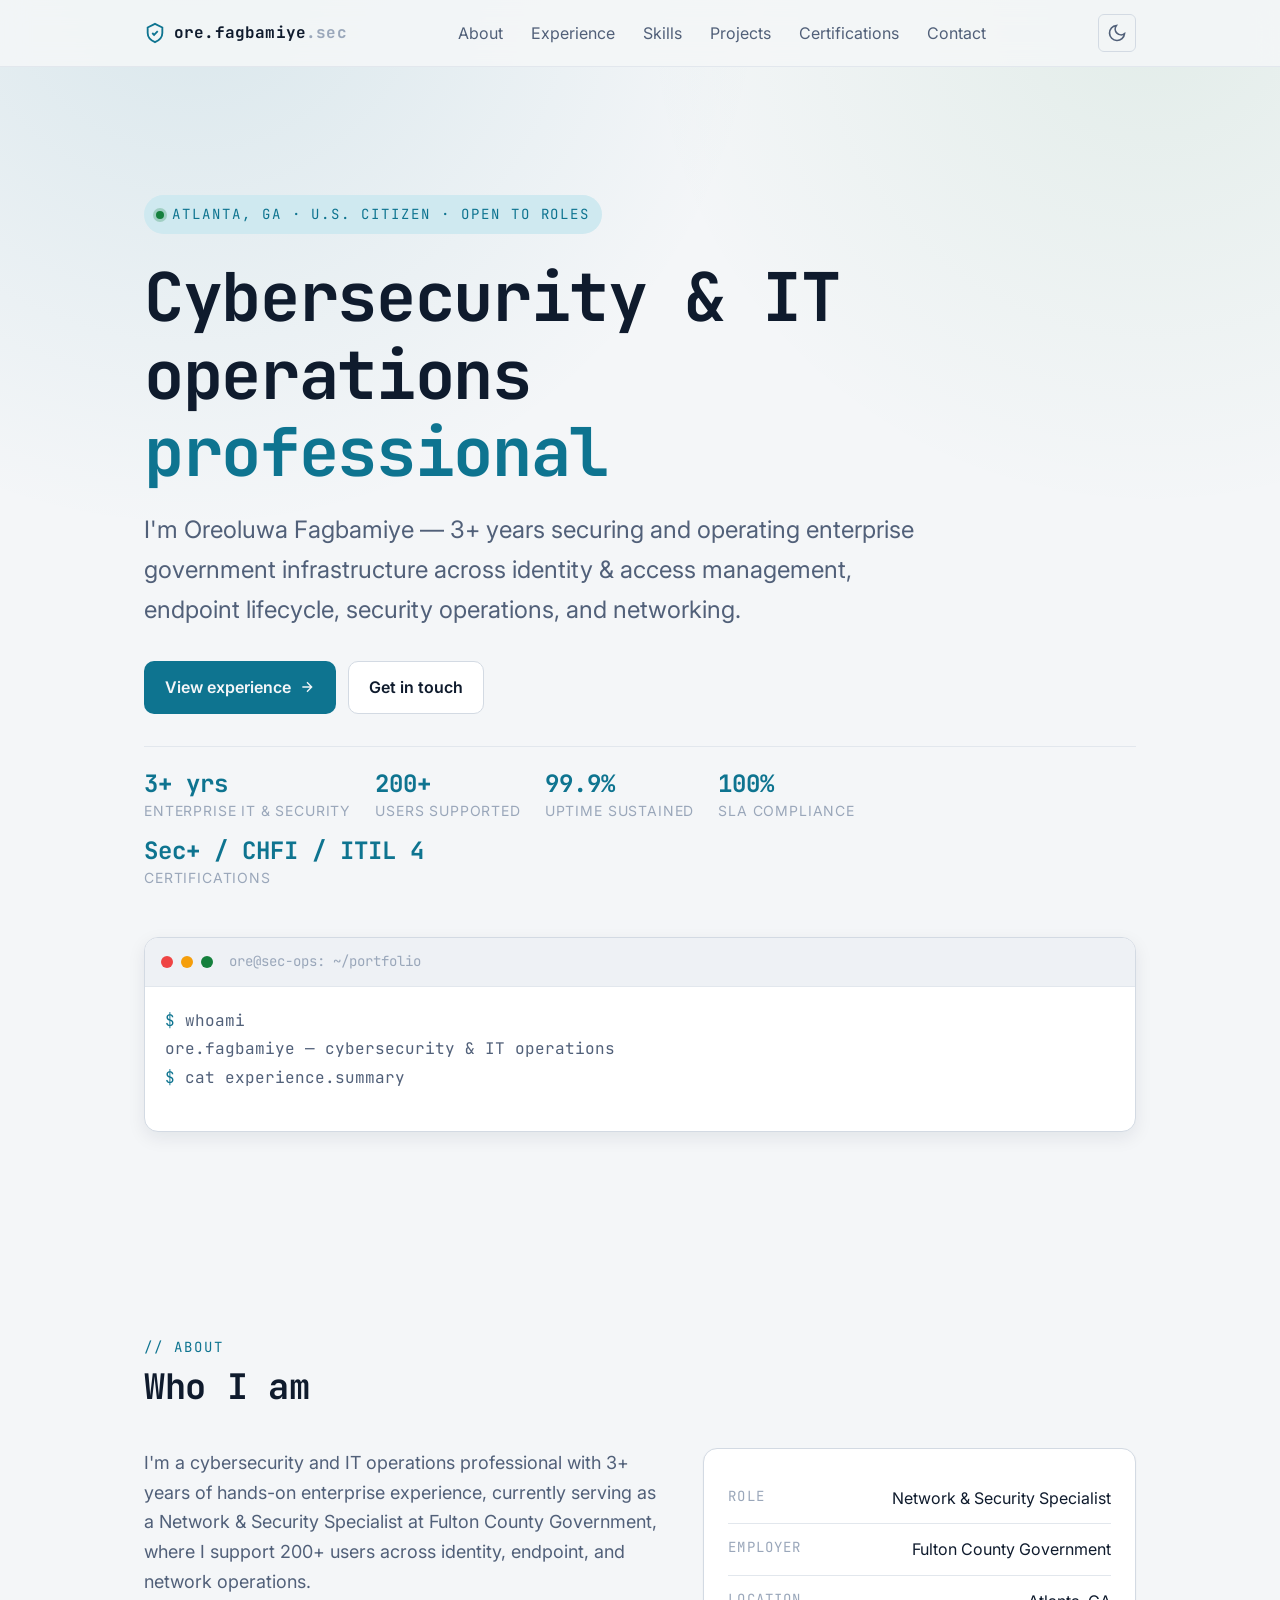
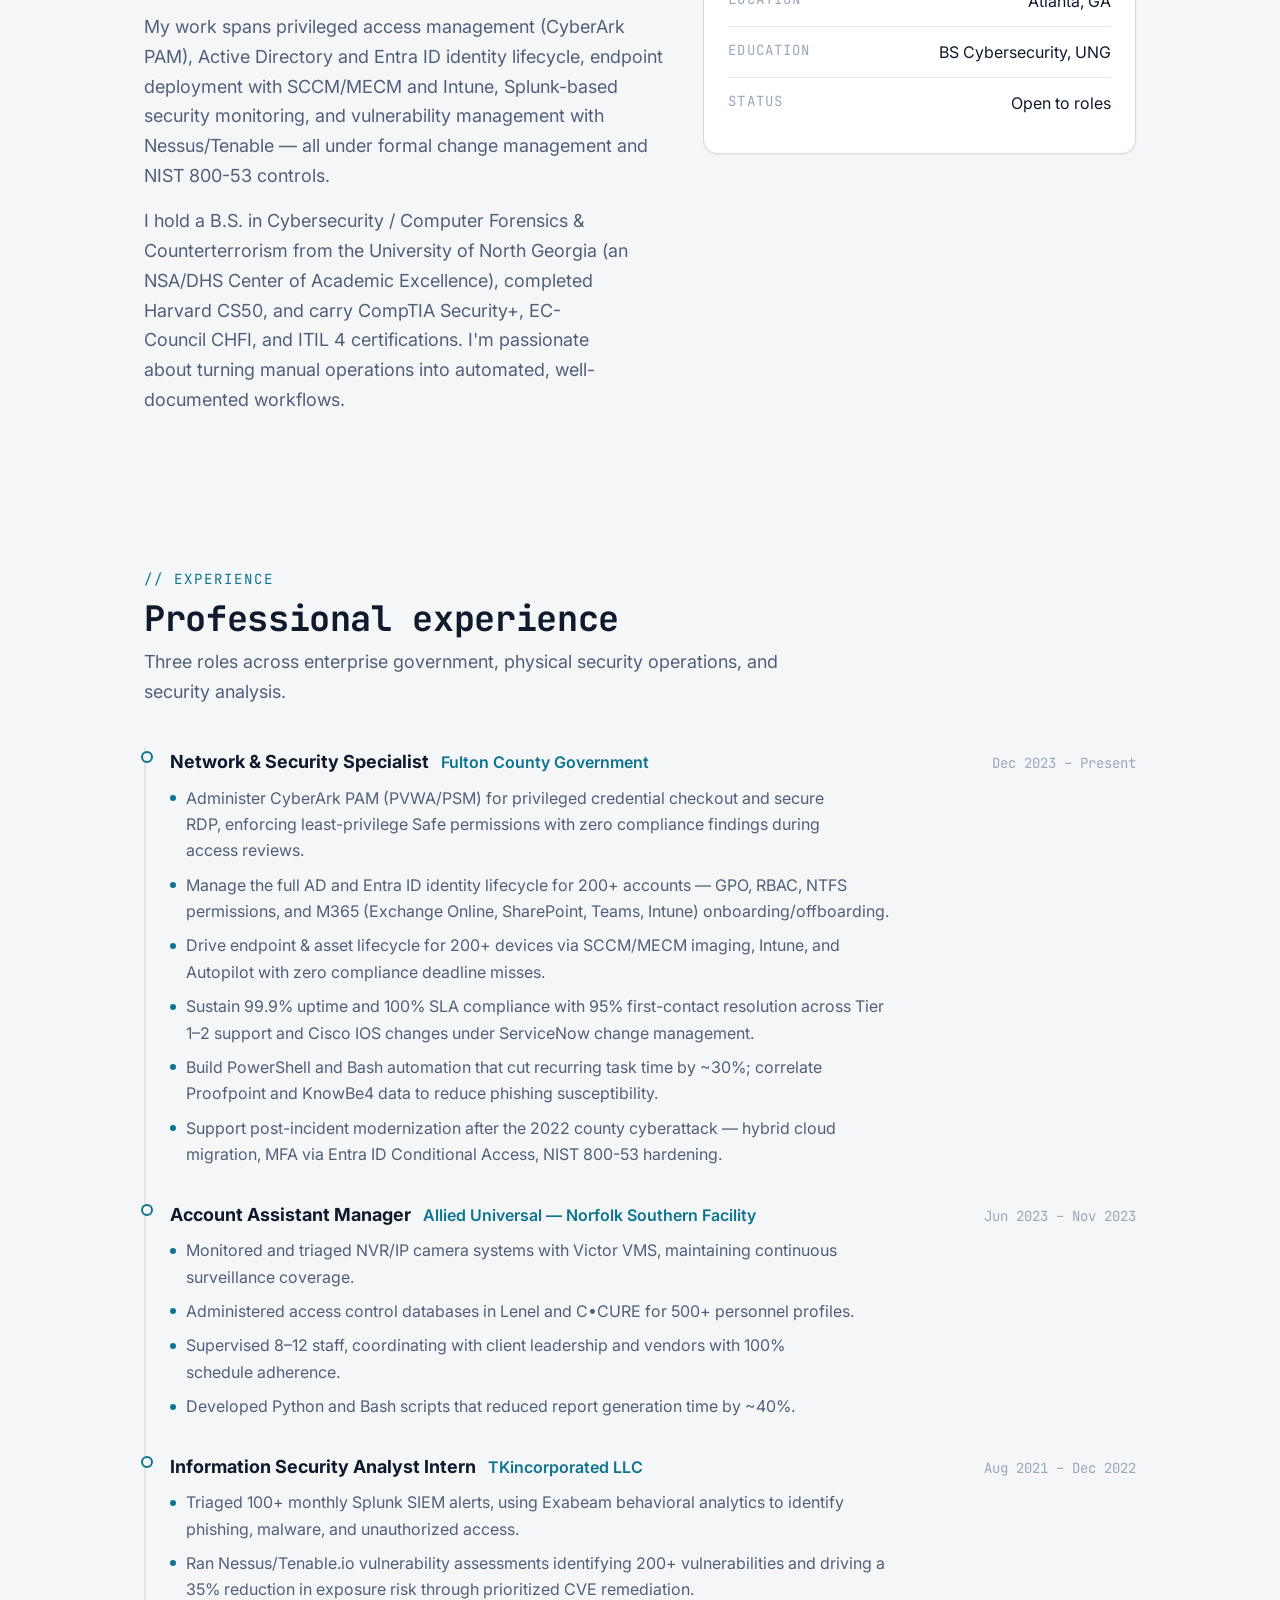
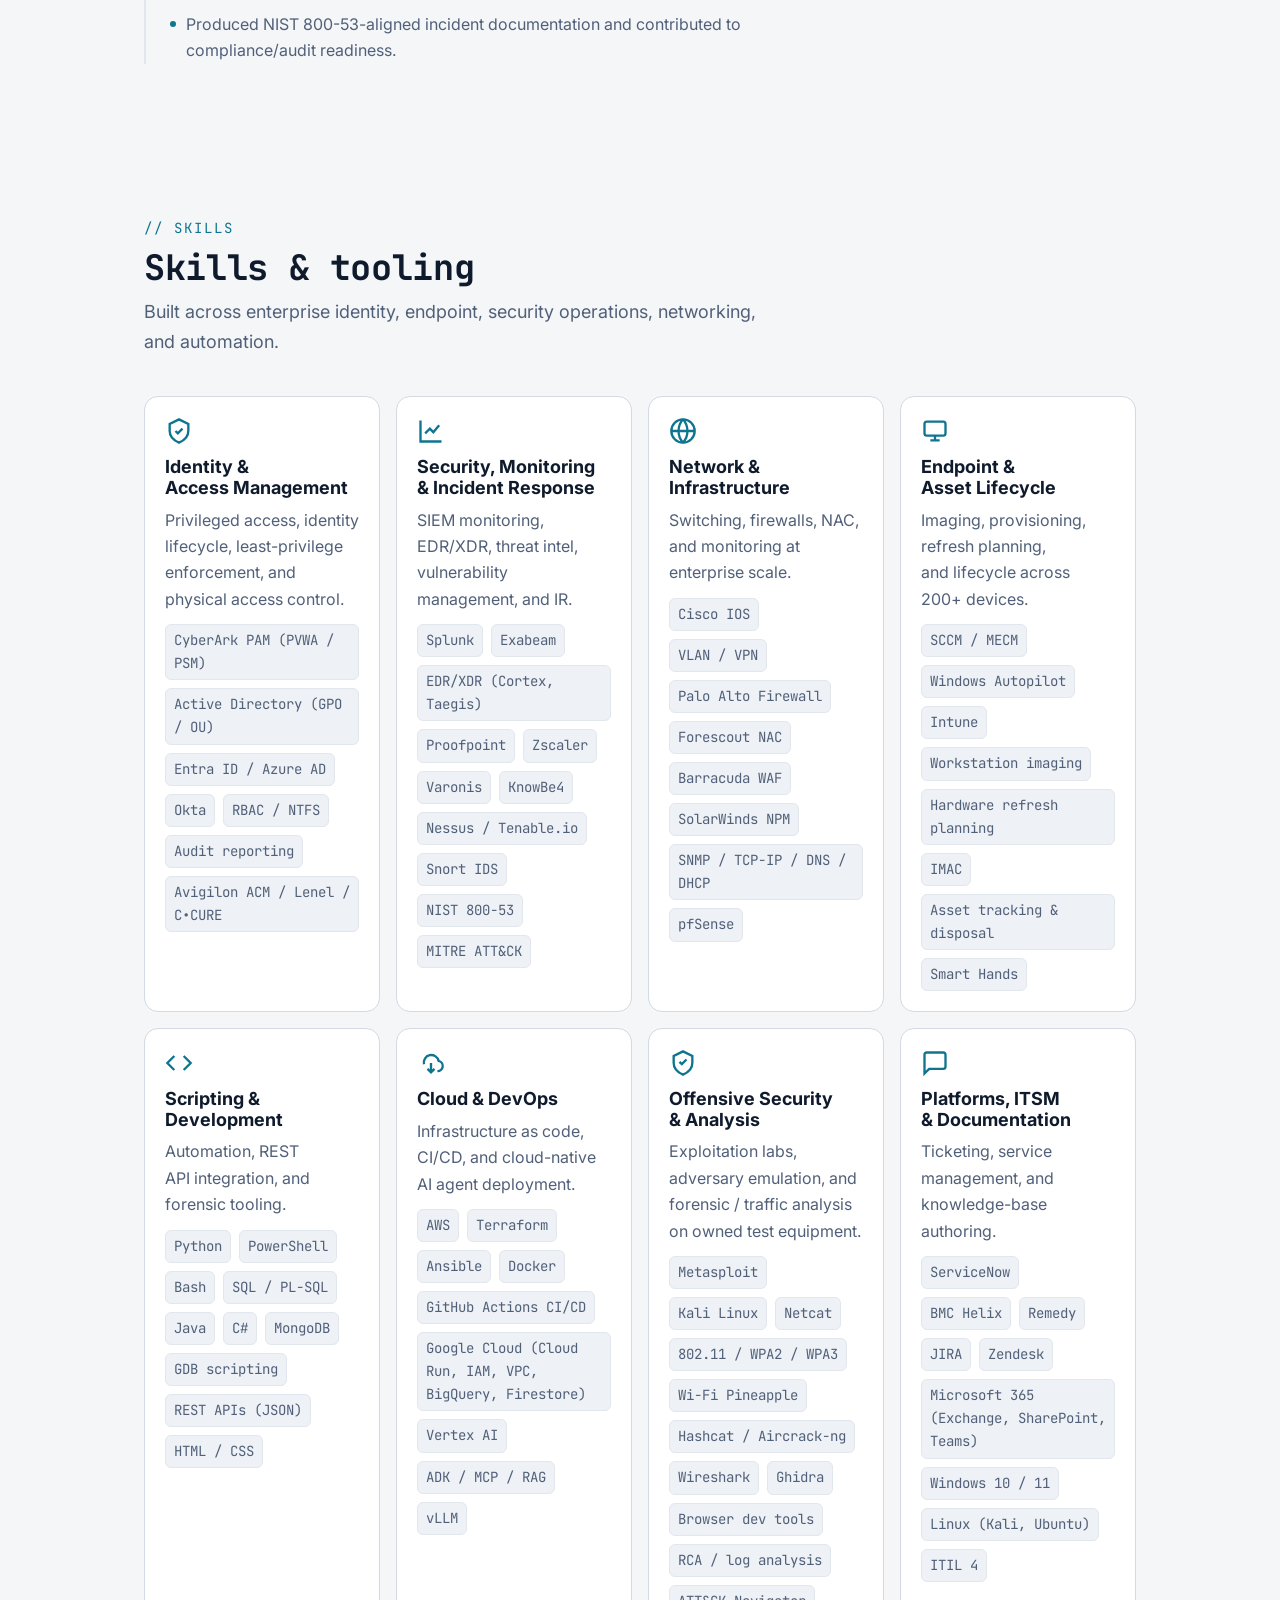
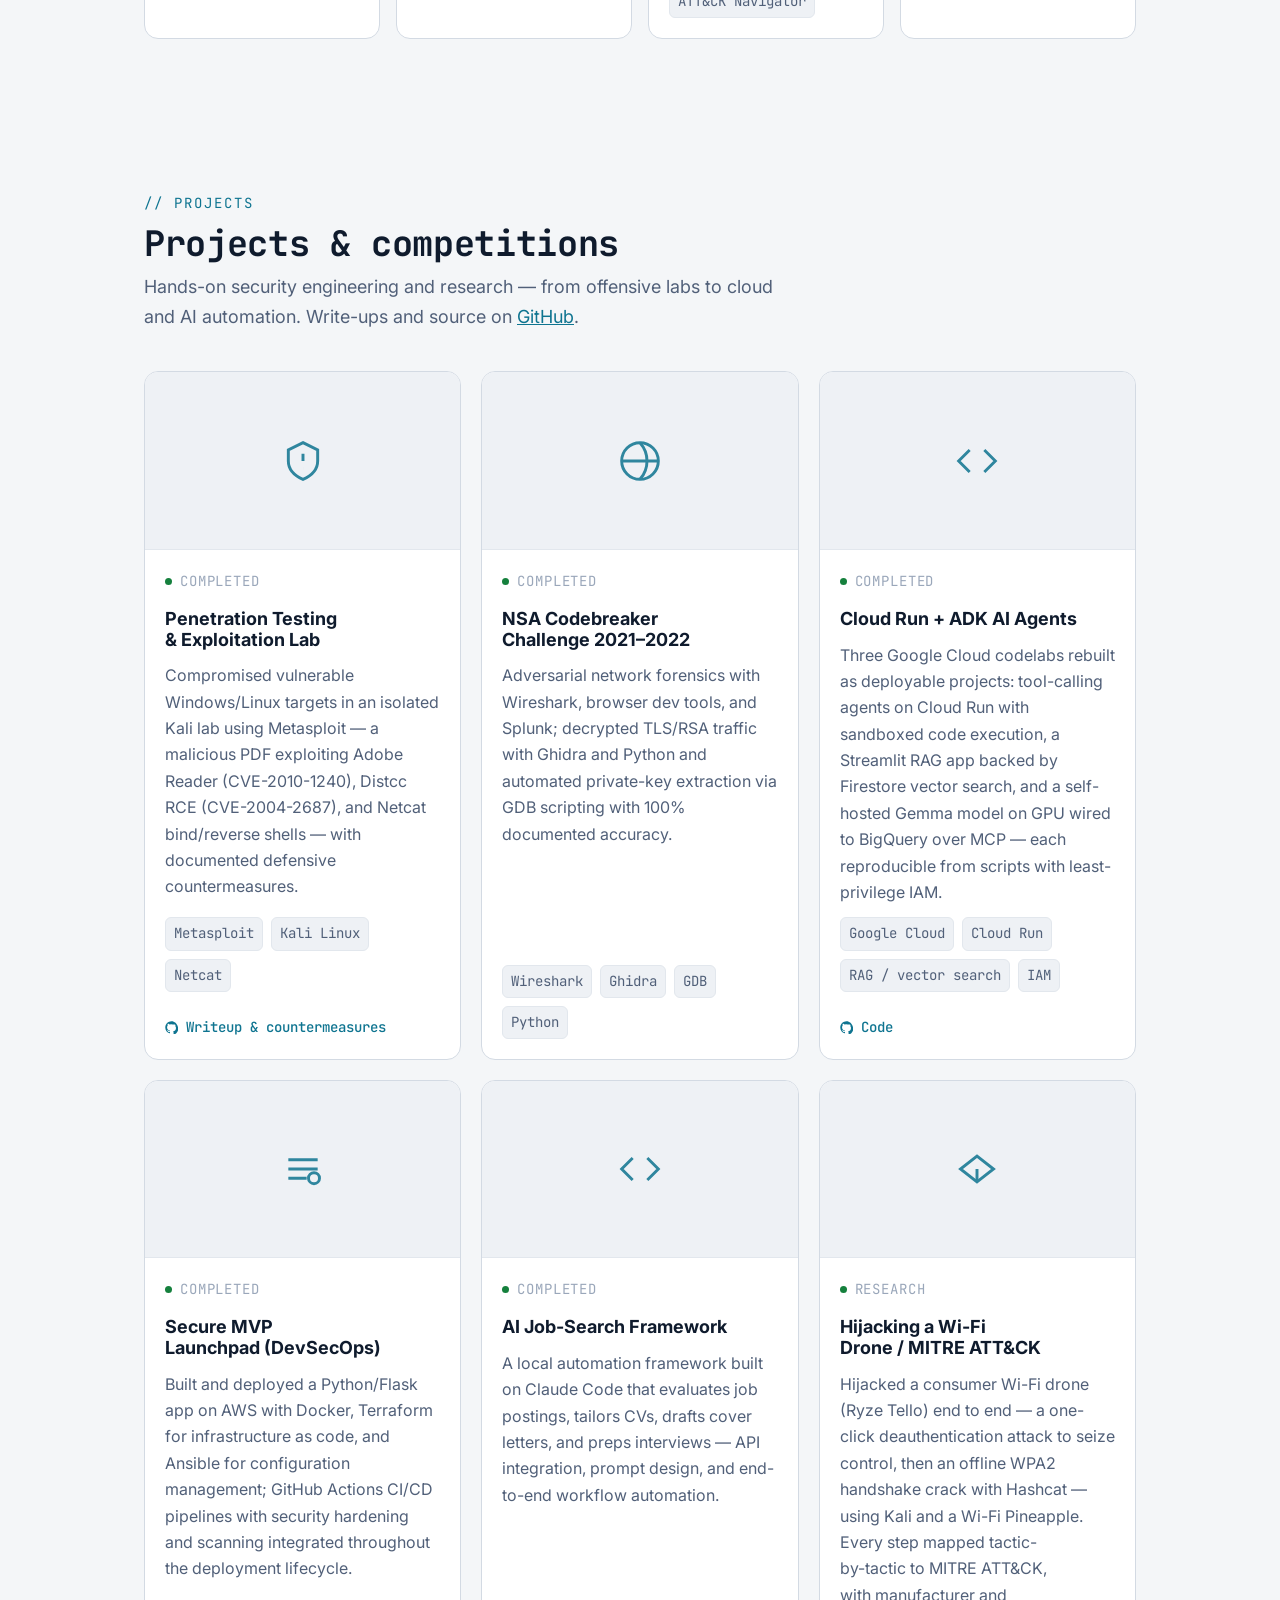
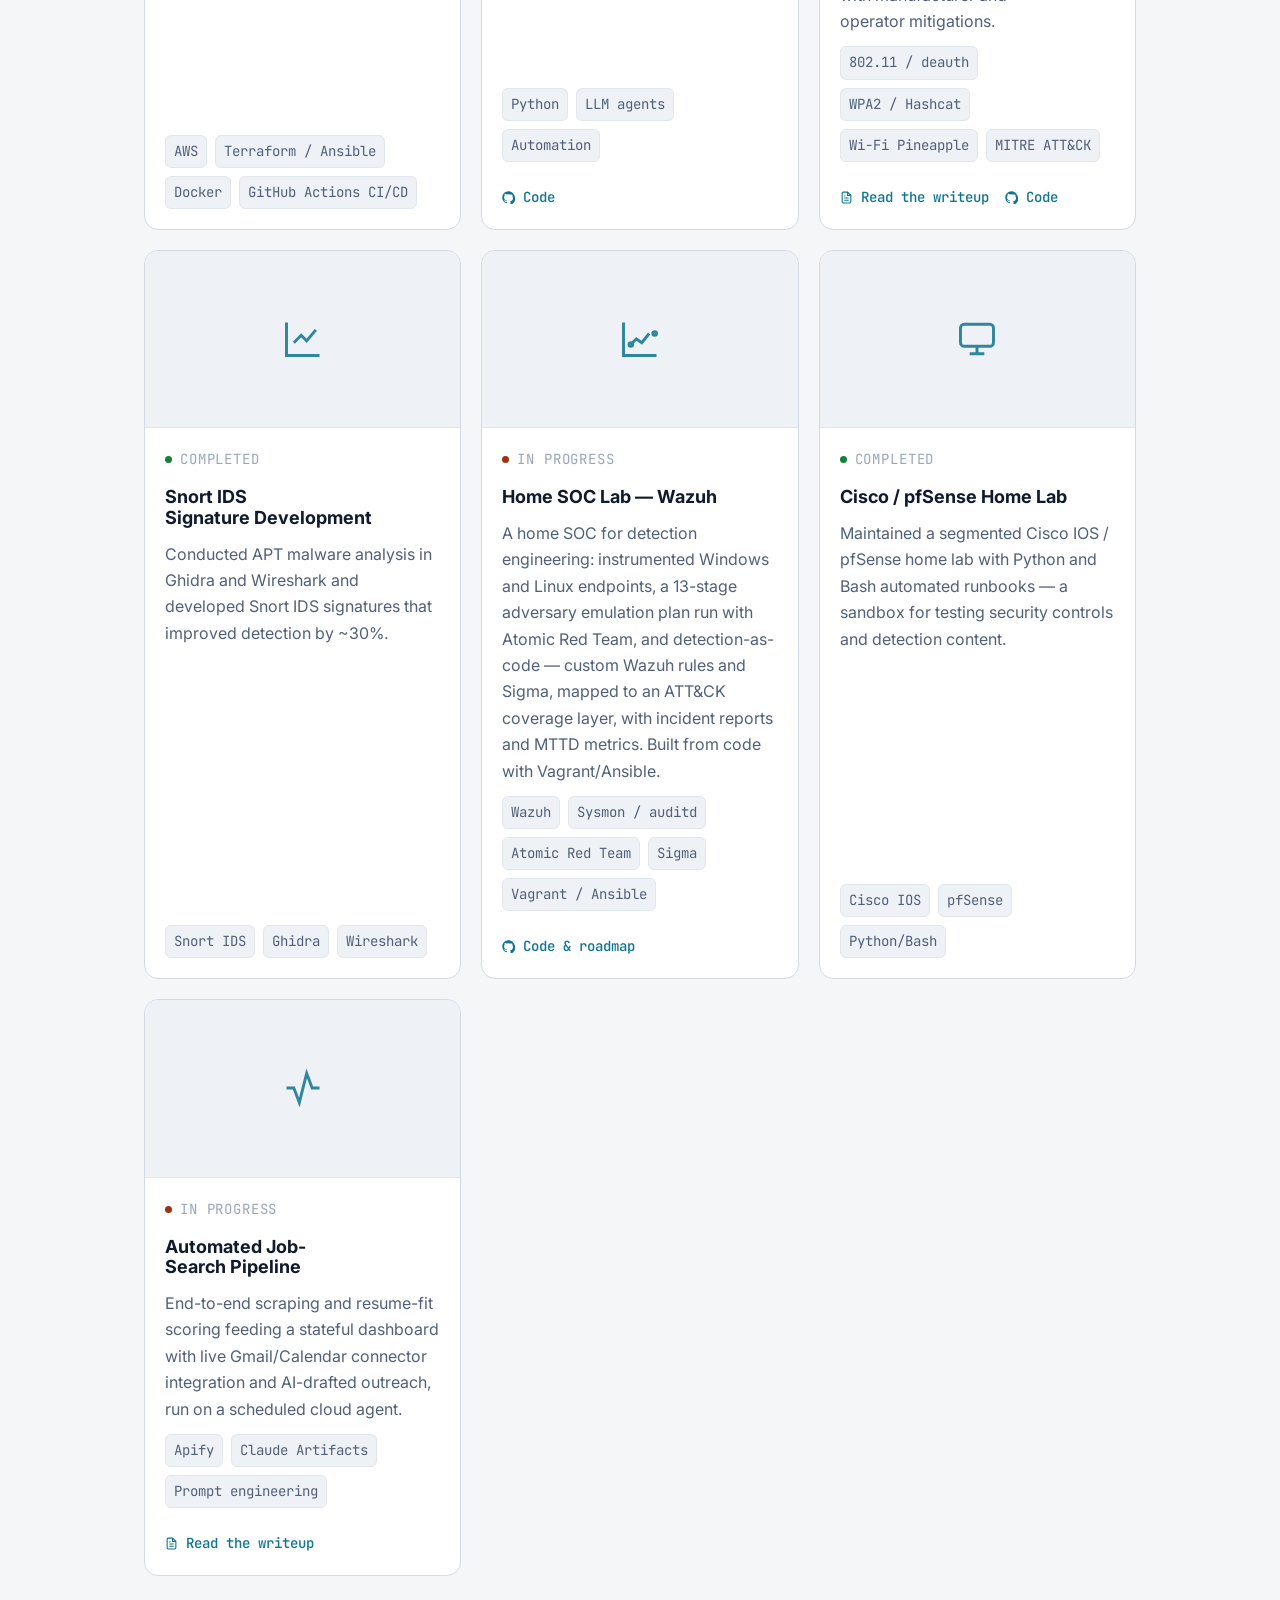
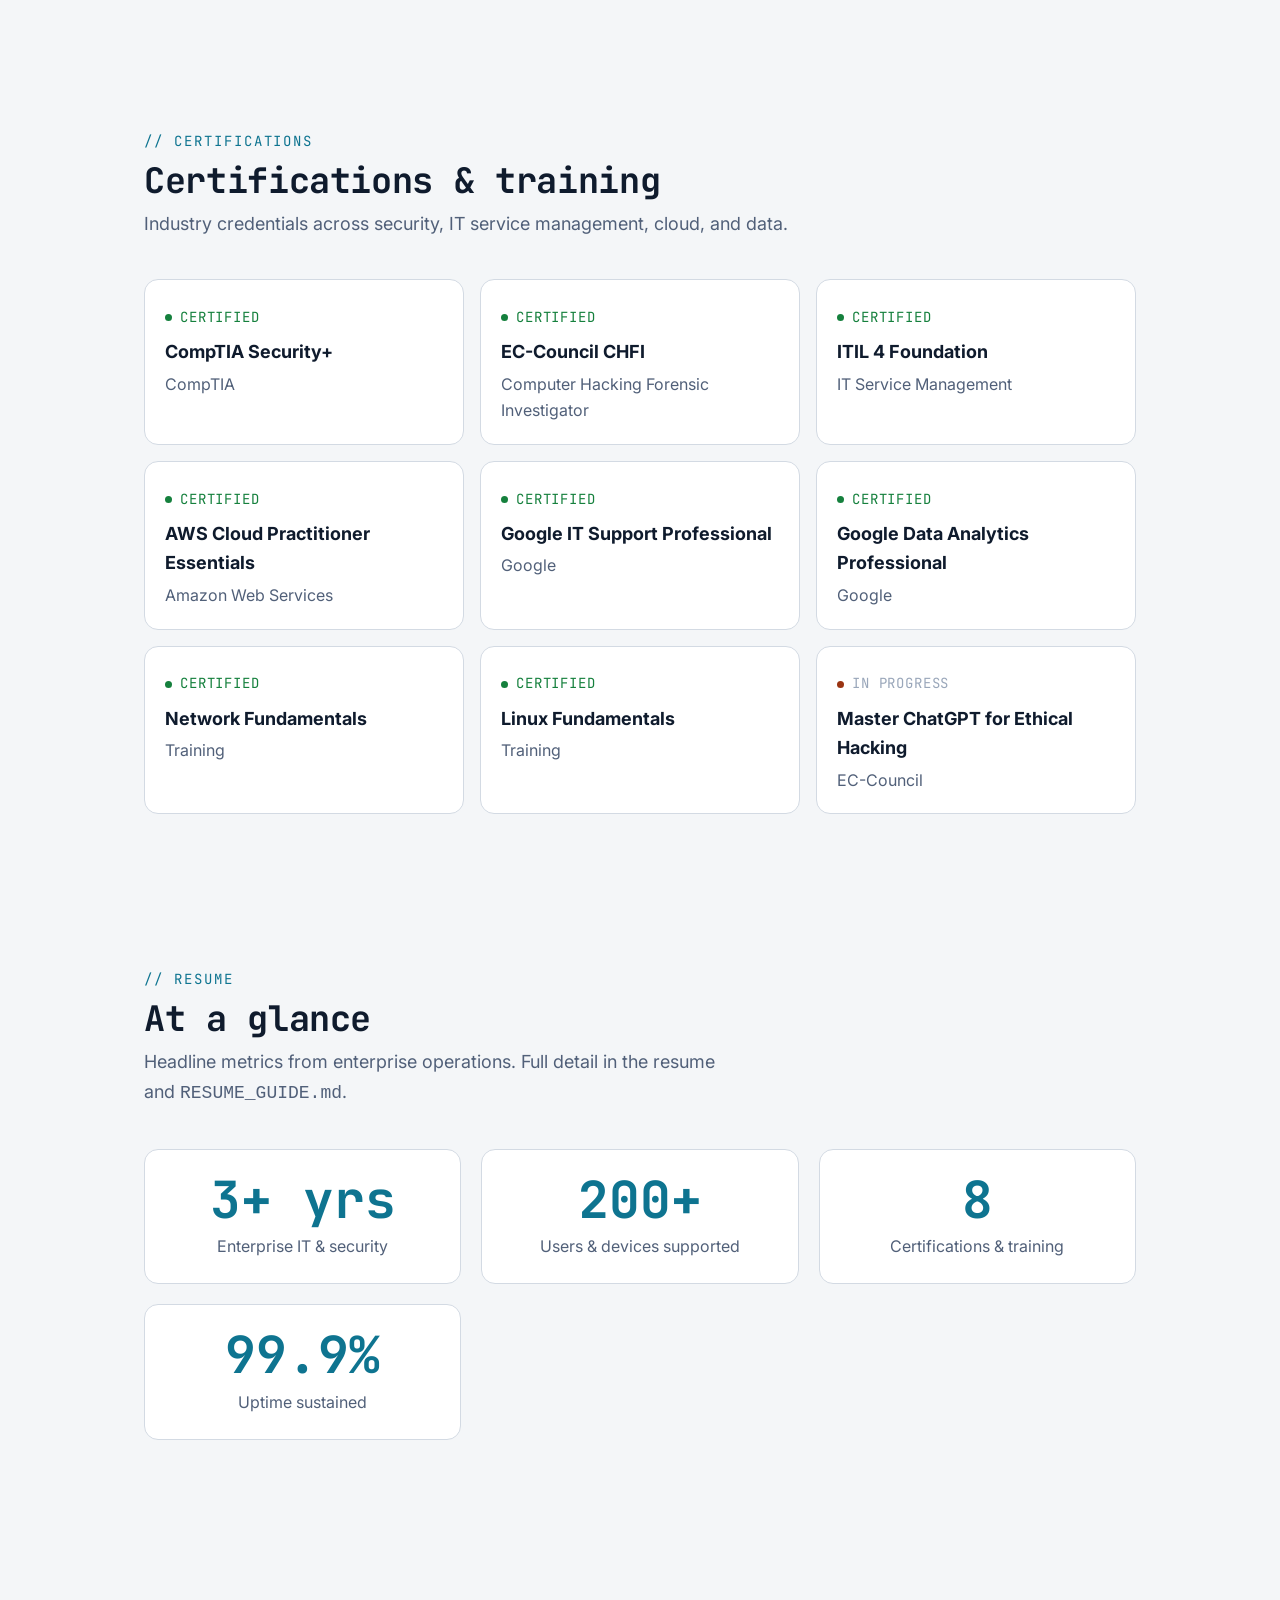
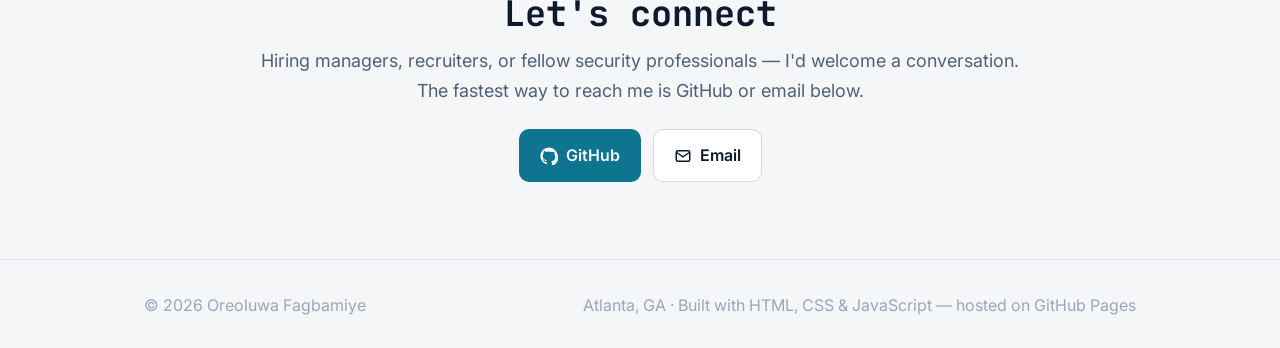
<file: index.html>
<!DOCTYPE html>
<html lang="en" data-theme="dark">
  <head>
    <meta charset="UTF-8" />
    <meta name="viewport" content="width=device-width, initial-scale=1.0" />
    <title>Oreoluwa Fagbamiye — Cybersecurity & IT Operations Professional</title>
    <meta
      name="description"
      content="Cybersecurity & IT operations professional with 3+ years of enterprise government experience in identity/PAM, endpoint lifecycle, security operations, and network infrastructure. CompTIA Security+, EC-Council CHFI, ITIL 4."
    />
    <meta name="author" content="Oreoluwa Fagbamiye" />

    <meta property="og:title" content="Oreoluwa Fagbamiye — Cybersecurity & IT Operations Professional" />
    <meta
      property="og:description"
      content="3+ years in enterprise IT & security operations. Identity/PAM, endpoint lifecycle, SIEM, and network infrastructure."
    />
    <meta property="og:type" content="website" />

    <link rel="preconnect" href="https://fonts.googleapis.com" />
    <link rel="preconnect" href="https://fonts.gstatic.com" crossorigin />
    <link
      href="https://fonts.googleapis.com/css2?family=Inter:wght@300;400;500;600;700&family=JetBrains+Mono:wght@400;500;700&display=swap"
      rel="stylesheet"
    />

    <link rel="stylesheet" href="styles.css" />
    <style>
      /* project-card outbound links */
      .card-links { display: flex; flex-wrap: wrap; gap: var(--space-4); margin-top: var(--space-3); }
      .card-links a {
        display: inline-flex; align-items: center; gap: var(--space-2);
        font-family: var(--font-display); font-size: var(--text-xs); font-weight: 500;
        color: var(--color-primary); text-decoration: none;
      }
      .card-links a:hover { color: var(--color-primary-hover); text-decoration: underline; text-underline-offset: 3px; }
      .card-links svg { width: 13px; height: 13px; }
    </style>
    <link
      rel="icon"
      href="data:image/svg+xml,%3Csvg xmlns='http://www.w3.org/2000/svg' viewBox='0 0 24 24' fill='none' stroke='%2322d3ee' stroke-width='2'%3E%3Cpath d='M12 2l8 4v6c0 5-3.4 8-8 10-4.6-2-8-5-8-10V6l8-4z'/%3E%3Cpath d='M9 12l2 2 4-4'/%3E%3C/svg%3E"
    />
  </head>
  <body>
    <!-- ============ Header ============ -->
    <header class="header">
      <div class="container header__inner">
        <a href="#top" class="logo" aria-label="Oreoluwa Fagbamiye — home">
          <svg
            class="logo__mark"
            width="22"
            height="22"
            viewBox="0 0 24 24"
            fill="none"
            stroke="currentColor"
            stroke-width="2"
            aria-hidden="true"
          >
            <path d="M12 2l8 4v6c0 5-3.4 8-8 10-4.6-2-8-5-8-10V6l8-4z" />
            <path d="M9 12l2 2 4-4" />
          </svg>
          <span>ore.fagbamiye<span style="color: var(--color-text-faint)">.sec</span></span>
        </a>

        <nav class="nav" aria-label="Primary">
          <a href="#about">About</a>
          <a href="#experience">Experience</a>
          <a href="#skills">Skills</a>
          <a href="#projects">Projects</a>
          <a href="#certs">Certifications</a>
          <a href="#contact">Contact</a>
        </nav>

        <div class="header__actions">
          <button
            class="theme-toggle"
            data-theme-toggle
            aria-label="Switch to light mode"
          >
            <svg width="20" height="20" viewBox="0 0 24 24" fill="none" stroke="currentColor" stroke-width="2" aria-hidden="true">
              <circle cx="12" cy="12" r="5" />
              <path d="M12 1v2M12 21v2M4.22 4.22l1.42 1.42M18.36 18.36l1.42 1.42M1 12h2M21 12h2M4.22 19.78l1.42-1.42M18.36 5.64l1.42-1.42" />
            </svg>
          </button>
        </div>
      </div>
    </header>

    <main id="top">
      <!-- ============ Hero ============ -->
      <section class="hero">
        <div class="container">
          <span class="hero__eyebrow">Atlanta, GA · U.S. Citizen · Open to roles</span>
          <h1>
            Cybersecurity &amp; IT<br />
            operations <span class="accent">professional</span>
          </h1>
          <p class="hero__lede">
            I'm Oreoluwa Fagbamiye — 3+ years securing and operating enterprise
            government infrastructure across identity &amp; access management,
            endpoint lifecycle, security operations, and networking.
          </p>
          <div class="hero__actions">
            <a href="#experience" class="btn btn--primary">
              View experience
              <svg width="16" height="16" viewBox="0 0 24 24" fill="none" stroke="currentColor" stroke-width="2" aria-hidden="true">
                <path d="M5 12h14M12 5l7 7-7 7" />
              </svg>
            </a>
            <a href="#contact" class="btn btn--ghost">Get in touch</a>
          </div>

          <div class="hero__proof">
            <div class="hero__proof-item">
              <span class="hero__proof-num">3+ yrs</span>
              <span class="hero__proof-label">Enterprise IT &amp; security</span>
            </div>
            <div class="hero__proof-item">
              <span class="hero__proof-num">200+</span>
              <span class="hero__proof-label">Users supported</span>
            </div>
            <div class="hero__proof-item">
              <span class="hero__proof-num">99.9%</span>
              <span class="hero__proof-label">Uptime sustained</span>
            </div>
            <div class="hero__proof-item">
              <span class="hero__proof-num">100%</span>
              <span class="hero__proof-label">SLA compliance</span>
            </div>
            <div class="hero__proof-item">
              <span class="hero__proof-num">Sec+ / CHFI / ITIL 4</span>
              <span class="hero__proof-label">Certifications</span>
            </div>
          </div>

          <div class="terminal" role="img" aria-label="Terminal showing security operations summary">
            <div class="terminal__bar">
              <span class="terminal__dot terminal__dot--r"></span>
              <span class="terminal__dot terminal__dot--y"></span>
              <span class="terminal__dot terminal__dot--g"></span>
              <span class="terminal__title">ore@sec-ops: ~/portfolio</span>
            </div>
            <div class="terminal__body" id="terminal-output"></div>
          </div>
        </div>
      </section>

      <!-- ============ About ============ -->
      <section class="section" id="about">
        <div class="container">
          <div class="section__head">
            <span class="section__label">// about</span>
            <h2 class="section__title">Who I am</h2>
          </div>
          <div class="about__grid">
            <div class="about__text">
              <p>
                I'm a cybersecurity and IT operations professional with 3+ years
                of hands-on enterprise experience, currently serving as a
                Network &amp; Security Specialist at Fulton County Government,
                where I support 200+ users across identity, endpoint, and network
                operations.
              </p>
              <p>
                My work spans privileged access management (CyberArk PAM), Active
                Directory and Entra ID identity lifecycle, endpoint deployment
                with SCCM/MECM and Intune, Splunk-based security monitoring, and
                vulnerability management with Nessus/Tenable — all under formal
                change management and NIST 800-53 controls.
              </p>
              <p>
                I hold a B.S. in Cybersecurity / Computer Forensics &amp;
                Counterterrorism from the University of North Georgia (an
                NSA/DHS Center of Academic Excellence), completed Harvard CS50,
                and carry CompTIA Security+, EC-Council CHFI, and ITIL 4
                certifications. I'm passionate about turning manual operations
                into automated, well-documented workflows.
              </p>
            </div>

            <aside class="fact-card" aria-label="Quick facts">
              <div class="fact-card__row">
                <span class="fact-card__key">Role</span>
                <span class="fact-card__val">Network &amp; Security Specialist</span>
              </div>
              <div class="fact-card__row">
                <span class="fact-card__key">Employer</span>
                <span class="fact-card__val">Fulton County Government</span>
              </div>
              <div class="fact-card__row">
                <span class="fact-card__key">Location</span>
                <span class="fact-card__val">Atlanta, GA</span>
              </div>
              <div class="fact-card__row">
                <span class="fact-card__key">Education</span>
                <span class="fact-card__val">BS Cybersecurity, UNG</span>
              </div>
              <div class="fact-card__row">
                <span class="fact-card__key">Status</span>
                <span class="fact-card__val">Open to roles</span>
              </div>
            </aside>
          </div>
        </div>
      </section>

      <!-- ============ Experience ============ -->
      <section class="section" id="experience">
        <div class="container">
          <div class="section__head">
            <span class="section__label">// experience</span>
            <h2 class="section__title">Professional experience</h2>
            <p class="section__lede">
              Three roles across enterprise government, physical security
              operations, and security analysis.
            </p>
          </div>

          <div class="exp-list">
            <div class="exp-item">
              <div class="exp-item__head">
                <span class="exp-item__role">Network &amp; Security Specialist</span>
                <span class="exp-item__org">Fulton County Government</span>
                <span class="exp-item__dates">Dec 2023 – Present</span>
              </div>
              <ul>
                <li>Administer CyberArk PAM (PVWA/PSM) for privileged credential checkout and secure RDP, enforcing least-privilege Safe permissions with zero compliance findings during access reviews.</li>
                <li>Manage the full AD and Entra ID identity lifecycle for 200+ accounts — GPO, RBAC, NTFS permissions, and M365 (Exchange Online, SharePoint, Teams, Intune) onboarding/offboarding.</li>
                <li>Drive endpoint &amp; asset lifecycle for 200+ devices via SCCM/MECM imaging, Intune, and Autopilot with zero compliance deadline misses.</li>
                <li>Sustain 99.9% uptime and 100% SLA compliance with 95% first-contact resolution across Tier 1–2 support and Cisco IOS changes under ServiceNow change management.</li>
                <li>Build PowerShell and Bash automation that cut recurring task time by ~30%; correlate Proofpoint and KnowBe4 data to reduce phishing susceptibility.</li>
                <li>Support post-incident modernization after the 2022 county cyberattack — hybrid cloud migration, MFA via Entra ID Conditional Access, NIST 800-53 hardening.</li>
              </ul>
            </div>

            <div class="exp-item">
              <div class="exp-item__head">
                <span class="exp-item__role">Account Assistant Manager</span>
                <span class="exp-item__org">Allied Universal — Norfolk Southern Facility</span>
                <span class="exp-item__dates">Jun 2023 – Nov 2023</span>
              </div>
              <ul>
                <li>Monitored and triaged NVR/IP camera systems with Victor VMS, maintaining continuous surveillance coverage.</li>
                <li>Administered access control databases in Lenel and C•CURE for 500+ personnel profiles.</li>
                <li>Supervised 8–12 staff, coordinating with client leadership and vendors with 100% schedule adherence.</li>
                <li>Developed Python and Bash scripts that reduced report generation time by ~40%.</li>
              </ul>
            </div>

            <div class="exp-item">
              <div class="exp-item__head">
                <span class="exp-item__role">Information Security Analyst Intern</span>
                <span class="exp-item__org">TKincorporated LLC</span>
                <span class="exp-item__dates">Aug 2021 – Dec 2022</span>
              </div>
              <ul>
                <li>Triaged 100+ monthly Splunk SIEM alerts, using Exabeam behavioral analytics to identify phishing, malware, and unauthorized access.</li>
                <li>Ran Nessus/Tenable.io vulnerability assessments identifying 200+ vulnerabilities and driving a 35% reduction in exposure risk through prioritized CVE remediation.</li>
                <li>Produced NIST 800-53-aligned incident documentation and contributed to compliance/audit readiness.</li>
              </ul>
            </div>
          </div>
        </div>
      </section>

      <!-- ============ Skills ============ -->
      <section class="section" id="skills">
        <div class="container">
          <div class="section__head">
            <span class="section__label">// skills</span>
            <h2 class="section__title">Skills &amp; tooling</h2>
            <p class="section__lede">
              Built across enterprise identity, endpoint, security operations,
              networking, and automation.
            </p>
          </div>

          <div class="skills__grid">
            <div class="skill-card">
              <div class="skill-card__icon">
                <svg width="28" height="28" viewBox="0 0 24 24" fill="none" stroke="currentColor" stroke-width="2" aria-hidden="true">
                  <path d="M12 2l8 4v6c0 5-3.4 8-8 10-4.6-2-8-5-8-10V6l8-4z" />
                  <path d="M9 12l2 2 4-4" />
                </svg>
              </div>
              <h3>Identity &amp; Access Management</h3>
              <p>Privileged access, identity lifecycle, least-privilege enforcement, and physical access control.</p>
              <div class="skill-tags">
                <span class="tag">CyberArk PAM (PVWA / PSM)</span>
                <span class="tag">Active Directory (GPO / OU)</span>
                <span class="tag">Entra ID / Azure AD</span>
                <span class="tag">Okta</span>
                <span class="tag">RBAC / NTFS</span>
                <span class="tag">Audit reporting</span>
                <span class="tag">Avigilon ACM / Lenel / C&bull;CURE</span>
              </div>
            </div>

            <div class="skill-card">
              <div class="skill-card__icon">
                <svg width="28" height="28" viewBox="0 0 24 24" fill="none" stroke="currentColor" stroke-width="2" aria-hidden="true">
                  <path d="M3 3v18h18" />
                  <path d="M7 14l4-4 3 3 5-6" />
                </svg>
              </div>
              <h3>Security, Monitoring &amp; Incident Response</h3>
              <p>SIEM monitoring, EDR/XDR, threat intel, vulnerability management, and IR.</p>
              <div class="skill-tags">
                <span class="tag">Splunk</span>
                <span class="tag">Exabeam</span>
                <span class="tag">EDR/XDR (Cortex, Taegis)</span>
                <span class="tag">Proofpoint</span>
                <span class="tag">Zscaler</span>
                <span class="tag">Varonis</span>
                <span class="tag">KnowBe4</span>
                <span class="tag">Nessus / Tenable.io</span>
                <span class="tag">Snort IDS</span>
                <span class="tag">NIST 800-53</span>
                <span class="tag">MITRE ATT&amp;CK</span>
              </div>
            </div>

            <div class="skill-card">
              <div class="skill-card__icon">
                <svg width="28" height="28" viewBox="0 0 24 24" fill="none" stroke="currentColor" stroke-width="2" aria-hidden="true">
                  <circle cx="12" cy="12" r="10" />
                  <path d="M2 12h20M12 2a15 15 0 0 1 0 20M12 2a15 15 0 0 0 0 20" />
                </svg>
              </div>
              <h3>Network &amp; Infrastructure</h3>
              <p>Switching, firewalls, NAC, and monitoring at enterprise scale.</p>
              <div class="skill-tags">
                <span class="tag">Cisco IOS</span>
                <span class="tag">VLAN / VPN</span>
                <span class="tag">Palo Alto Firewall</span>
                <span class="tag">Forescout NAC</span>
                <span class="tag">Barracuda WAF</span>
                <span class="tag">SolarWinds NPM</span>
                <span class="tag">SNMP / TCP-IP / DNS / DHCP</span>
                <span class="tag">pfSense</span>
              </div>
            </div>

            <div class="skill-card">
              <div class="skill-card__icon">
                <svg width="28" height="28" viewBox="0 0 24 24" fill="none" stroke="currentColor" stroke-width="2" aria-hidden="true">
                  <rect x="3" y="4" width="18" height="12" rx="2" />
                  <path d="M8 20h8M12 16v4" />
                </svg>
              </div>
              <h3>Endpoint &amp; Asset Lifecycle</h3>
              <p>Imaging, provisioning, refresh planning, and lifecycle across 200+ devices.</p>
              <div class="skill-tags">
                <span class="tag">SCCM / MECM</span>
                <span class="tag">Windows Autopilot</span>
                <span class="tag">Intune</span>
                <span class="tag">Workstation imaging</span>
                <span class="tag">Hardware refresh planning</span>
                <span class="tag">IMAC</span>
                <span class="tag">Asset tracking &amp; disposal</span>
                <span class="tag">Smart Hands</span>
              </div>
            </div>

            <div class="skill-card">
              <div class="skill-card__icon">
                <svg width="28" height="28" viewBox="0 0 24 24" fill="none" stroke="currentColor" stroke-width="2" aria-hidden="true">
                  <path d="M16 18l6-6-6-6M8 6l-6 6 6 6" />
                </svg>
              </div>
              <h3>Scripting &amp; Development</h3>
              <p>Automation, REST API integration, and forensic tooling.</p>
              <div class="skill-tags">
                <span class="tag">Python</span>
                <span class="tag">PowerShell</span>
                <span class="tag">Bash</span>
                <span class="tag">SQL / PL-SQL</span>
                <span class="tag">Java</span>
                <span class="tag">C#</span>
                <span class="tag">MongoDB</span>
                <span class="tag">GDB scripting</span>
                <span class="tag">REST APIs (JSON)</span>
                <span class="tag">HTML / CSS</span>
              </div>
            </div>

            <div class="skill-card">
              <div class="skill-card__icon">
                <svg width="28" height="28" viewBox="0 0 24 24" fill="none" stroke="currentColor" stroke-width="2" aria-hidden="true">
                  <path d="M17.5 19a4.5 4.5 0 0 0 1-8.9A6 6 0 1 0 6 13" />
                  <path d="M12 12v8M9 17l3 3 3-3" />
                </svg>
              </div>
              <h3>Cloud &amp; DevOps</h3>
              <p>Infrastructure as code, CI/CD, and cloud-native AI agent deployment.</p>
              <div class="skill-tags">
                <span class="tag">AWS</span>
                <span class="tag">Terraform</span>
                <span class="tag">Ansible</span>
                <span class="tag">Docker</span>
                <span class="tag">GitHub Actions CI/CD</span>
                <span class="tag">Google Cloud (Cloud Run, IAM, VPC, BigQuery, Firestore)</span>
                <span class="tag">Vertex AI</span>
                <span class="tag">ADK / MCP / RAG</span>
                <span class="tag">vLLM</span>
              </div>
            </div>

            <div class="skill-card">
              <div class="skill-card__icon">
                <svg width="28" height="28" viewBox="0 0 24 24" fill="none" stroke="currentColor" stroke-width="2" aria-hidden="true">
                  <path d="M12 2l8 4v6c0 5-3.4 8-8 10-4.6-2-8-5-8-10V6l8-4z" />
                  <path d="M15 9l-4 4-2-2" />
                </svg>
              </div>
              <h3>Offensive Security &amp; Analysis</h3>
              <p>Exploitation labs, adversary emulation, and forensic / traffic analysis on owned test equipment.</p>
              <div class="skill-tags">
                <span class="tag">Metasploit</span>
                <span class="tag">Kali Linux</span>
                <span class="tag">Netcat</span>
                <span class="tag">802.11 / WPA2 / WPA3</span>
                <span class="tag">Wi-Fi Pineapple</span>
                <span class="tag">Hashcat / Aircrack-ng</span>
                <span class="tag">Wireshark</span>
                <span class="tag">Ghidra</span>
                <span class="tag">Browser dev tools</span>
                <span class="tag">RCA / log analysis</span>
                <span class="tag">ATT&amp;CK Navigator</span>
              </div>
            </div>

            <div class="skill-card">
              <div class="skill-card__icon">
                <svg width="28" height="28" viewBox="0 0 24 24" fill="none" stroke="currentColor" stroke-width="2" aria-hidden="true">
                  <path d="M21 15a2 2 0 0 1-2 2H7l-4 4V5a2 2 0 0 1 2-2h14a2 2 0 0 1 2 2z" />
                </svg>
              </div>
              <h3>Platforms, ITSM &amp; Documentation</h3>
              <p>Ticketing, service management, and knowledge-base authoring.</p>
              <div class="skill-tags">
                <span class="tag">ServiceNow</span>
                <span class="tag">BMC Helix</span>
                <span class="tag">Remedy</span>
                <span class="tag">JIRA</span>
                <span class="tag">Zendesk</span>
                <span class="tag">Microsoft 365 (Exchange, SharePoint, Teams)</span>
                <span class="tag">Windows 10 / 11</span>
                <span class="tag">Linux (Kali, Ubuntu)</span>
                <span class="tag">ITIL 4</span>
              </div>
            </div>
          </div>
        </div>
      </section>

      <!-- ============ Projects ============ -->
      <section class="section" id="projects">
        <div class="container">
          <div class="section__head">
            <span class="section__label">// projects</span>
            <h2 class="section__title">Projects &amp; competitions</h2>
            <p class="section__lede">
              Hands-on security engineering and research — from offensive labs to
              cloud and AI automation. Write-ups and source on
              <a href="https://github.com/ocfagb" target="_blank" rel="noopener" style="color: var(--color-primary)">GitHub</a>.
            </p>
          </div>

          <div class="projects__grid">
            <article class="project-card">
              <div class="project-card__media">
                <svg width="44" height="44" viewBox="0 0 24 24" fill="none" stroke="currentColor" stroke-width="1.6" aria-hidden="true">
                  <path d="M12 2l8 4v6c0 5-3.4 8-8 10-4.6-2-8-5-8-10V6l8-4z" />
                  <path d="M12 8v4M12 16h.01" />
                </svg>
              </div>
              <div class="project-card__body">
                <span class="status-badge is-ready">Completed</span>
                <h3>Penetration Testing &amp; Exploitation Lab</h3>
                <p>
                  Compromised vulnerable Windows/Linux targets in an isolated Kali
                  lab using Metasploit — a malicious PDF exploiting Adobe Reader
                  (CVE-2010-1240), Distcc RCE (CVE-2004-2687), and Netcat bind/reverse
                  shells — with documented defensive countermeasures.
                </p>
                <div class="project-card__tags">
                  <span class="tag">Metasploit</span>
                  <span class="tag">Kali Linux</span>
                  <span class="tag">Netcat</span>
                </div>
                <div class="card-links">
                  <a href="https://github.com/ocfagb/hacktivity-vulns-exploits-lab" target="_blank" rel="noopener">
                    <svg viewBox="0 0 24 24" fill="currentColor" aria-hidden="true"><path d="M12 .5C5.7.5.5 5.7.5 12c0 5 3.3 9.3 7.9 10.8.6.1.8-.3.8-.6v-2c-3.2.7-3.9-1.4-3.9-1.4-.5-1.3-1.3-1.7-1.3-1.7-1-.7.1-.7.1-.7 1.1.1 1.7 1.2 1.7 1.2 1 .1.8 1.7 2.6 1.2.1-.7.4-1.2.7-1.5-2.6-.3-5.3-1.3-5.3-5.8 0-1.3.5-2.3 1.2-3.1-.1-.3-.5-1.5.1-3.1 0 0 1-.3 3.3 1.2a11 11 0 0 1 5.9 0C18 6.5 19 6.8 19 6.8c.6 1.6.2 2.8.1 3.1.8.8 1.2 1.8 1.2 3.1 0 4.5-2.7 5.5-5.3 5.8.4.4.8 1.1.8 2.2v3.3c0 .3.2.7.8.6 4.6-1.5 7.9-5.8 7.9-10.8C23.5 5.7 18.3.5 12 .5z" /></svg>
                    Writeup &amp; countermeasures
                  </a>
                </div>
              </div>
            </article>

            <article class="project-card">
              <div class="project-card__media">
                <svg width="44" height="44" viewBox="0 0 24 24" fill="none" stroke="currentColor" stroke-width="1.6" aria-hidden="true">
                  <circle cx="12" cy="12" r="10" />
                  <path d="M2 12h20M12 2a15 15 0 0 1 0 20" />
                </svg>
              </div>
              <div class="project-card__body">
                <span class="status-badge is-ready">Completed</span>
                <h3>NSA Codebreaker Challenge 2021–2022</h3>
                <p>
                  Adversarial network forensics with Wireshark, browser dev tools,
                  and Splunk; decrypted TLS/RSA traffic with Ghidra and Python and
                  automated private-key extraction via GDB scripting with 100%
                  documented accuracy.
                </p>
                <div class="project-card__tags">
                  <span class="tag">Wireshark</span>
                  <span class="tag">Ghidra</span>
                  <span class="tag">GDB</span>
                  <span class="tag">Python</span>
                </div>
              </div>
            </article>

            <article class="project-card">
              <div class="project-card__media">
                <svg width="44" height="44" viewBox="0 0 24 24" fill="none" stroke="currentColor" stroke-width="1.6" aria-hidden="true">
                  <path d="M16 18l6-6-6-6M8 6l-6 6 6 6" />
                </svg>
              </div>
              <div class="project-card__body">
                <span class="status-badge is-ready">Completed</span>
                <h3>Cloud Run + ADK AI Agents</h3>
                <p>
                  Three Google Cloud codelabs rebuilt as deployable projects:
                  tool-calling agents on Cloud Run with sandboxed code execution,
                  a Streamlit RAG app backed by Firestore vector search, and a
                  self-hosted Gemma model on GPU wired to BigQuery over MCP —
                  each reproducible from scripts with least-privilege IAM.
                </p>
                <div class="project-card__tags">
                  <span class="tag">Google Cloud</span>
                  <span class="tag">Cloud Run</span>
                  <span class="tag">RAG / vector search</span>
                  <span class="tag">IAM</span>
                </div>
                <div class="card-links">
                  <a href="https://github.com/ocfagb/cloud-run-adk-agents" target="_blank" rel="noopener">
                    <svg viewBox="0 0 24 24" fill="currentColor" aria-hidden="true"><path d="M12 .5C5.7.5.5 5.7.5 12c0 5 3.3 9.3 7.9 10.8.6.1.8-.3.8-.6v-2c-3.2.7-3.9-1.4-3.9-1.4-.5-1.3-1.3-1.7-1.3-1.7-1-.7.1-.7.1-.7 1.1.1 1.7 1.2 1.7 1.2 1 .1.8 1.7 2.6 1.2.1-.7.4-1.2.7-1.5-2.6-.3-5.3-1.3-5.3-5.8 0-1.3.5-2.3 1.2-3.1-.1-.3-.5-1.5.1-3.1 0 0 1-.3 3.3 1.2a11 11 0 0 1 5.9 0C18 6.5 19 6.8 19 6.8c.6 1.6.2 2.8.1 3.1.8.8 1.2 1.8 1.2 3.1 0 4.5-2.7 5.5-5.3 5.8.4.4.8 1.1.8 2.2v3.3c0 .3.2.7.8.6 4.6-1.5 7.9-5.8 7.9-10.8C23.5 5.7 18.3.5 12 .5z" /></svg>
                    Code
                  </a>
                </div>
              </div>
            </article>

            <article class="project-card">
              <div class="project-card__media">
                <svg width="44" height="44" viewBox="0 0 24 24" fill="none" stroke="currentColor" stroke-width="1.6" aria-hidden="true">
                  <path d="M4 7l16 0M4 12l16 0M4 17l10 0" />
                  <circle cx="18" cy="17" r="3" />
                </svg>
              </div>
              <div class="project-card__body">
                <span class="status-badge is-ready">Completed</span>
                <h3>Secure MVP Launchpad (DevSecOps)</h3>
                <p>
                  Built and deployed a Python/Flask app on AWS with Docker,
                  Terraform for infrastructure as code, and Ansible for
                  configuration management; GitHub Actions CI/CD pipelines with
                  security hardening and scanning integrated throughout the
                  deployment lifecycle.
                </p>
                <div class="project-card__tags">
                  <span class="tag">AWS</span>
                  <span class="tag">Terraform / Ansible</span>
                  <span class="tag">Docker</span>
                  <span class="tag">GitHub Actions CI/CD</span>
                </div>
              </div>
            </article>

            <article class="project-card">
              <div class="project-card__media">
                <svg width="44" height="44" viewBox="0 0 24 24" fill="none" stroke="currentColor" stroke-width="1.6" aria-hidden="true">
                  <path d="M16 18l6-6-6-6M8 6l-6 6 6 6" />
                </svg>
              </div>
              <div class="project-card__body">
                <span class="status-badge is-ready">Completed</span>
                <h3>AI Job-Search Framework</h3>
                <p>
                  A local automation framework built on Claude Code that evaluates
                  job postings, tailors CVs, drafts cover letters, and preps
                  interviews — API integration, prompt design, and end-to-end
                  workflow automation.
                </p>
                <div class="project-card__tags">
                  <span class="tag">Python</span>
                  <span class="tag">LLM agents</span>
                  <span class="tag">Automation</span>
                </div>
                <div class="card-links">
                  <a href="https://github.com/ocfagb/ai-job-search" target="_blank" rel="noopener">
                    <svg viewBox="0 0 24 24" fill="currentColor" aria-hidden="true"><path d="M12 .5C5.7.5.5 5.7.5 12c0 5 3.3 9.3 7.9 10.8.6.1.8-.3.8-.6v-2c-3.2.7-3.9-1.4-3.9-1.4-.5-1.3-1.3-1.7-1.3-1.7-1-.7.1-.7.1-.7 1.1.1 1.7 1.2 1.7 1.2 1 .1.8 1.7 2.6 1.2.1-.7.4-1.2.7-1.5-2.6-.3-5.3-1.3-5.3-5.8 0-1.3.5-2.3 1.2-3.1-.1-.3-.5-1.5.1-3.1 0 0 1-.3 3.3 1.2a11 11 0 0 1 5.9 0C18 6.5 19 6.8 19 6.8c.6 1.6.2 2.8.1 3.1.8.8 1.2 1.8 1.2 3.1 0 4.5-2.7 5.5-5.3 5.8.4.4.8 1.1.8 2.2v3.3c0 .3.2.7.8.6 4.6-1.5 7.9-5.8 7.9-10.8C23.5 5.7 18.3.5 12 .5z" /></svg>
                    Code
                  </a>
                </div>
              </div>
            </article>

            <article class="project-card">
              <div class="project-card__media">
                <svg width="44" height="44" viewBox="0 0 24 24" fill="none" stroke="currentColor" stroke-width="1.6" aria-hidden="true">
                  <path d="M12 19l9-7-9-7-9 7 9 7z" />
                  <path d="M12 12v7" />
                </svg>
              </div>
              <div class="project-card__body">
                <span class="status-badge is-ready">Research</span>
                <h3>Hijacking a Wi-Fi Drone / MITRE ATT&amp;CK</h3>
                <p>
                  Hijacked a consumer Wi-Fi drone (Ryze Tello) end to end — a
                  one-click deauthentication attack to seize control, then an
                  offline WPA2 handshake crack with Hashcat — using Kali and a
                  Wi-Fi Pineapple. Every step mapped tactic-by-tactic to MITRE
                  ATT&amp;CK, with manufacturer and operator mitigations.
                </p>
                <div class="project-card__tags">
                  <span class="tag">802.11 / deauth</span>
                  <span class="tag">WPA2 / Hashcat</span>
                  <span class="tag">Wi-Fi Pineapple</span>
                  <span class="tag">MITRE ATT&amp;CK</span>
                </div>
                <div class="card-links">
                  <a href="writeups/hijacking-a-wifi-drone.html">
                    <svg viewBox="0 0 24 24" fill="none" stroke="currentColor" stroke-width="2" aria-hidden="true"><path d="M14 2H6a2 2 0 0 0-2 2v16a2 2 0 0 0 2 2h12a2 2 0 0 0 2-2V8z" /><path d="M14 2v6h6M16 13H8M16 17H8M10 9H8" /></svg>
                    Read the writeup
                  </a>
                  <a href="https://github.com/ocfagb/wifi-drone-hijacking-mitre-attack" target="_blank" rel="noopener">
                    <svg viewBox="0 0 24 24" fill="currentColor" aria-hidden="true"><path d="M12 .5C5.7.5.5 5.7.5 12c0 5 3.3 9.3 7.9 10.8.6.1.8-.3.8-.6v-2c-3.2.7-3.9-1.4-3.9-1.4-.5-1.3-1.3-1.7-1.3-1.7-1-.7.1-.7.1-.7 1.1.1 1.7 1.2 1.7 1.2 1 .1.8 1.7 2.6 1.2.1-.7.4-1.2.7-1.5-2.6-.3-5.3-1.3-5.3-5.8 0-1.3.5-2.3 1.2-3.1-.1-.3-.5-1.5.1-3.1 0 0 1-.3 3.3 1.2a11 11 0 0 1 5.9 0C18 6.5 19 6.8 19 6.8c.6 1.6.2 2.8.1 3.1.8.8 1.2 1.8 1.2 3.1 0 4.5-2.7 5.5-5.3 5.8.4.4.8 1.1.8 2.2v3.3c0 .3.2.7.8.6 4.6-1.5 7.9-5.8 7.9-10.8C23.5 5.7 18.3.5 12 .5z" /></svg>
                    Code
                  </a>
                </div>
              </div>
            </article>

            <article class="project-card">
              <div class="project-card__media">
                <svg width="44" height="44" viewBox="0 0 24 24" fill="none" stroke="currentColor" stroke-width="1.6" aria-hidden="true">
                  <path d="M3 3v18h18" />
                  <path d="M7 14l4-4 3 3 5-6" />
                </svg>
              </div>
              <div class="project-card__body">
                <span class="status-badge is-ready">Completed</span>
                <h3>Snort IDS Signature Development</h3>
                <p>
                  Conducted APT malware analysis in Ghidra and Wireshark and
                  developed Snort IDS signatures that improved detection by ~30%.
                </p>
                <div class="project-card__tags">
                  <span class="tag">Snort IDS</span>
                  <span class="tag">Ghidra</span>
                  <span class="tag">Wireshark</span>
                </div>
              </div>
            </article>

            <article class="project-card">
              <div class="project-card__media">
                <svg width="44" height="44" viewBox="0 0 24 24" fill="none" stroke="currentColor" stroke-width="1.6" aria-hidden="true">
                  <path d="M3 3v18h18" />
                  <path d="M7 15l3-3 3 2 4-5" />
                  <circle cx="7" cy="15" r="1" /><circle cx="20" cy="9" r="1" />
                </svg>
              </div>
              <div class="project-card__body">
                <span class="status-badge">In progress</span>
                <h3>Home SOC Lab — Wazuh</h3>
                <p>
                  A home SOC for detection engineering: instrumented Windows and
                  Linux endpoints, a 13-stage adversary emulation plan run with
                  Atomic Red Team, and detection-as-code — custom Wazuh rules and
                  Sigma, mapped to an ATT&amp;CK coverage layer, with incident
                  reports and MTTD metrics. Built from code with Vagrant/Ansible.
                </p>
                <div class="project-card__tags">
                  <span class="tag">Wazuh</span>
                  <span class="tag">Sysmon / auditd</span>
                  <span class="tag">Atomic Red Team</span>
                  <span class="tag">Sigma</span>
                  <span class="tag">Vagrant / Ansible</span>
                </div>
                <div class="card-links">
                  <a href="https://github.com/ocfagb/home-soc-lab-wazuh" target="_blank" rel="noopener">
                    <svg viewBox="0 0 24 24" fill="currentColor" aria-hidden="true"><path d="M12 .5C5.7.5.5 5.7.5 12c0 5 3.3 9.3 7.9 10.8.6.1.8-.3.8-.6v-2c-3.2.7-3.9-1.4-3.9-1.4-.5-1.3-1.3-1.7-1.3-1.7-1-.7.1-.7.1-.7 1.1.1 1.7 1.2 1.7 1.2 1 .1.8 1.7 2.6 1.2.1-.7.4-1.2.7-1.5-2.6-.3-5.3-1.3-5.3-5.8 0-1.3.5-2.3 1.2-3.1-.1-.3-.5-1.5.1-3.1 0 0 1-.3 3.3 1.2a11 11 0 0 1 5.9 0C18 6.5 19 6.8 19 6.8c.6 1.6.2 2.8.1 3.1.8.8 1.2 1.8 1.2 3.1 0 4.5-2.7 5.5-5.3 5.8.4.4.8 1.1.8 2.2v3.3c0 .3.2.7.8.6 4.6-1.5 7.9-5.8 7.9-10.8C23.5 5.7 18.3.5 12 .5z" /></svg>
                    Code &amp; roadmap
                  </a>
                </div>
              </div>
            </article>

            <article class="project-card">
              <div class="project-card__media">
                <svg width="44" height="44" viewBox="0 0 24 24" fill="none" stroke="currentColor" stroke-width="1.6" aria-hidden="true">
                  <rect x="3" y="4" width="18" height="12" rx="2" />
                  <path d="M8 20h8M12 16v4" />
                </svg>
              </div>
              <div class="project-card__body">
                <span class="status-badge is-ready">Completed</span>
                <h3>Cisco / pfSense Home Lab</h3>
                <p>
                  Maintained a segmented Cisco IOS / pfSense home lab with Python
                  and Bash automated runbooks — a sandbox for testing security
                  controls and detection content.
                </p>
                <div class="project-card__tags">
                  <span class="tag">Cisco IOS</span>
                  <span class="tag">pfSense</span>
                  <span class="tag">Python/Bash</span>
                </div>
              </div>
            </article>

            <article class="project-card">
              <div class="project-card__media">
                <svg width="44" height="44" viewBox="0 0 24 24" fill="none" stroke="currentColor" stroke-width="1.6" aria-hidden="true">
                  <path d="M3 12h4l3 8 4-16 3 8h4" />
                </svg>
              </div>
              <div class="project-card__body">
                <span class="status-badge">In progress</span>
                <h3>Automated Job-Search Pipeline</h3>
                <p>
                  End-to-end scraping and resume-fit scoring feeding a
                  stateful dashboard with live Gmail/Calendar connector
                  integration and AI-drafted outreach, run on a scheduled
                  cloud agent.
                </p>
                <div class="project-card__tags">
                  <span class="tag">Apify</span>
                  <span class="tag">Claude Artifacts</span>
                  <span class="tag">Prompt engineering</span>
                </div>
                <div class="card-links">
                  <a href="writeups/automating-a-job-search.html">
                    <svg viewBox="0 0 24 24" fill="none" stroke="currentColor" stroke-width="2" aria-hidden="true"><path d="M14 2H6a2 2 0 0 0-2 2v16a2 2 0 0 0 2 2h12a2 2 0 0 0 2-2V8z" /><path d="M14 2v6h6M16 13H8M16 17H8M10 9H8" /></svg>
                    Read the writeup
                  </a>
                </div>
              </div>
            </article>
          </div>
        </div>
      </section>

      <!-- ============ Certifications ============ -->
      <section class="section" id="certs">
        <div class="container">
          <div class="section__head">
            <span class="section__label">// certifications</span>
            <h2 class="section__title">Certifications &amp; training</h2>
            <p class="section__lede">
              Industry credentials across security, IT service management, cloud,
              and data.
            </p>
          </div>

          <div class="certs-grid">
            <div class="cert-card">
              <span class="cert-card__badge">Certified</span>
              <div class="cert-card__title">CompTIA Security+</div>
              <div class="cert-card__org">CompTIA</div>
            </div>
            <div class="cert-card">
              <span class="cert-card__badge">Certified</span>
              <div class="cert-card__title">EC-Council CHFI</div>
              <div class="cert-card__org">Computer Hacking Forensic Investigator</div>
            </div>
            <div class="cert-card">
              <span class="cert-card__badge">Certified</span>
              <div class="cert-card__title">ITIL 4 Foundation</div>
              <div class="cert-card__org">IT Service Management</div>
            </div>
            <div class="cert-card">
              <span class="cert-card__badge">Certified</span>
              <div class="cert-card__title">AWS Cloud Practitioner Essentials</div>
              <div class="cert-card__org">Amazon Web Services</div>
            </div>
            <div class="cert-card">
              <span class="cert-card__badge">Certified</span>
              <div class="cert-card__title">Google IT Support Professional</div>
              <div class="cert-card__org">Google</div>
            </div>
            <div class="cert-card">
              <span class="cert-card__badge">Certified</span>
              <div class="cert-card__title">Google Data Analytics Professional</div>
              <div class="cert-card__org">Google</div>
            </div>
            <div class="cert-card">
              <span class="cert-card__badge">Certified</span>
              <div class="cert-card__title">Network Fundamentals</div>
              <div class="cert-card__org">Training</div>
            </div>
            <div class="cert-card">
              <span class="cert-card__badge">Certified</span>
              <div class="cert-card__title">Linux Fundamentals</div>
              <div class="cert-card__org">Training</div>
            </div>
            <div class="cert-card">
              <span class="cert-card__badge is-progress">In progress</span>
              <div class="cert-card__title">Master ChatGPT for Ethical Hacking</div>
              <div class="cert-card__org">EC-Council</div>
            </div>
          </div>
        </div>
      </section>

      <!-- ============ Resume highlights ============ -->
      <section class="section" id="resume">
        <div class="container">
          <div class="section__head">
            <span class="section__label">// resume</span>
            <h2 class="section__title">At a glance</h2>
            <p class="section__lede">
              Headline metrics from enterprise operations. Full detail in the
              resume and <code>RESUME_GUIDE.md</code>.
            </p>
          </div>

          <div class="resume__grid">
            <div class="stat">
              <div class="stat__num">3+ yrs</div>
              <div class="stat__label">Enterprise IT &amp; security</div>
            </div>
            <div class="stat">
              <div class="stat__num">200+</div>
              <div class="stat__label">Users &amp; devices supported</div>
            </div>
            <div class="stat">
              <div class="stat__num">8</div>
              <div class="stat__label">Certifications &amp; training</div>
            </div>
            <div class="stat">
              <div class="stat__num">99.9%</div>
              <div class="stat__label">Uptime sustained</div>
            </div>
          </div>
        </div>
      </section>

      <!-- ============ Contact ============ -->
      <section class="section contact" id="contact">
        <div class="container">
          <h2>Let's connect</h2>
          <p>
            Hiring managers, recruiters, or fellow security professionals — I'd
            welcome a conversation. The fastest way to reach me is GitHub or
            email below.
          </p>
          <div class="contact__links">
            <a href="https://github.com/ocfagb" target="_blank" rel="noopener" class="btn btn--primary">
              <svg width="18" height="18" viewBox="0 0 24 24" fill="currentColor" aria-hidden="true">
                <path d="M12 .5C5.7.5.5 5.7.5 12c0 5 3.3 9.3 7.9 10.8.6.1.8-.3.8-.6v-2c-3.2.7-3.9-1.4-3.9-1.4-.5-1.3-1.3-1.7-1.3-1.7-1-.7.1-.7.1-.7 1.1.1 1.7 1.2 1.7 1.2 1 .1.8 1.7 2.6 1.2.1-.7.4-1.2.7-1.5-2.6-.3-5.3-1.3-5.3-5.8 0-1.3.5-2.3 1.2-3.1-.1-.3-.5-1.5.1-3.1 0 0 1-.3 3.3 1.2a11 11 0 0 1 5.9 0C18 6.5 19 6.8 19 6.8c.6 1.6.2 2.8.1 3.1.8.8 1.2 1.8 1.2 3.1 0 4.5-2.7 5.5-5.3 5.8.4.4.8 1.1.8 2.2v3.3c0 .3.2.7.8.6 4.6-1.5 7.9-5.8 7.9-10.8C23.5 5.7 18.3.5 12 .5z" />
              </svg>
              GitHub
            </a>
            <a href="mailto:ocfagb@gmail.com" class="btn btn--ghost">
              <svg width="18" height="18" viewBox="0 0 24 24" fill="none" stroke="currentColor" stroke-width="2" aria-hidden="true">
                <rect x="3" y="5" width="18" height="14" rx="2" />
                <path d="M3 7l9 6 9-6" />
              </svg>
              Email
            </a>
          </div>
        </div>
      </section>
    </main>

    <!-- ============ Footer ============ -->
    <footer class="footer">
      <div class="container footer__inner">
        <span>© <span id="year"></span> Oreoluwa Fagbamiye</span>
        <span>Atlanta, GA · Built with HTML, CSS &amp; JavaScript — hosted on GitHub Pages</span>
      </div>
    </footer>

    <script src="script.js"></script>
  </body>
</html>
</file>
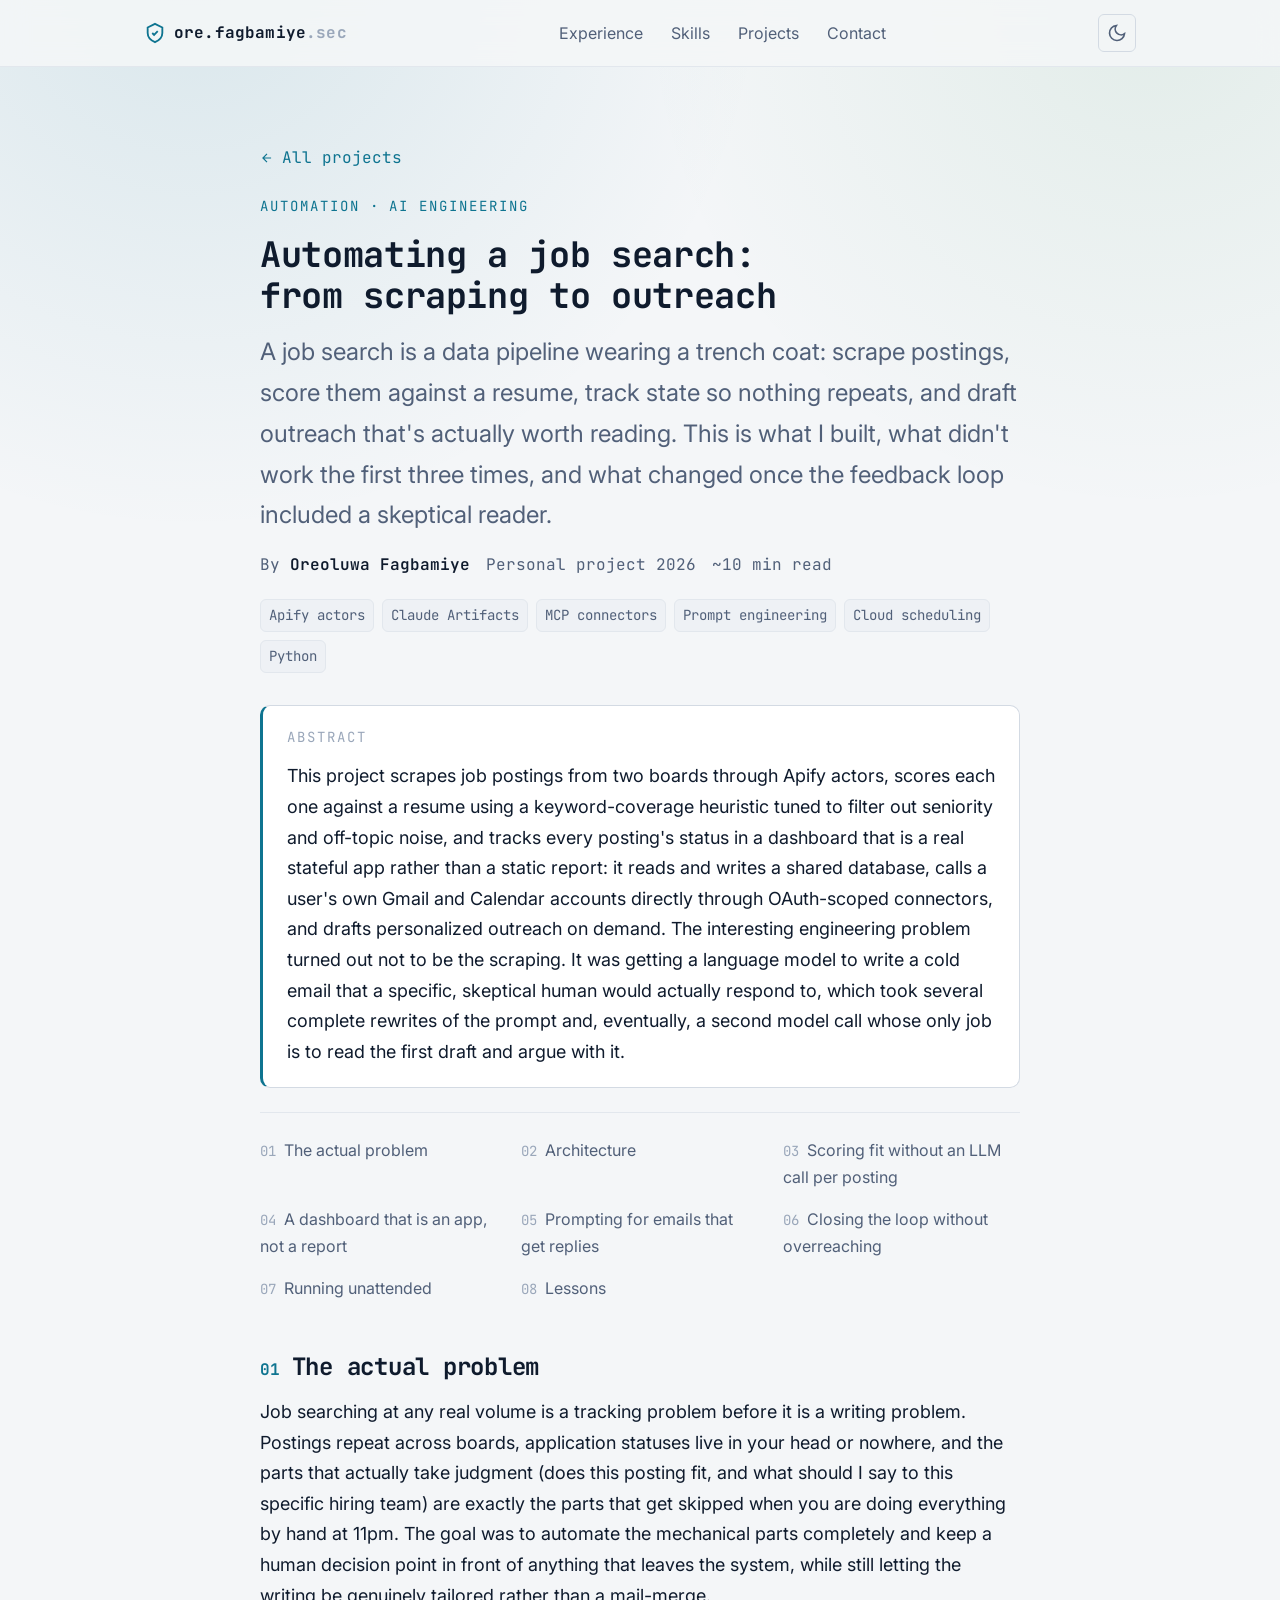
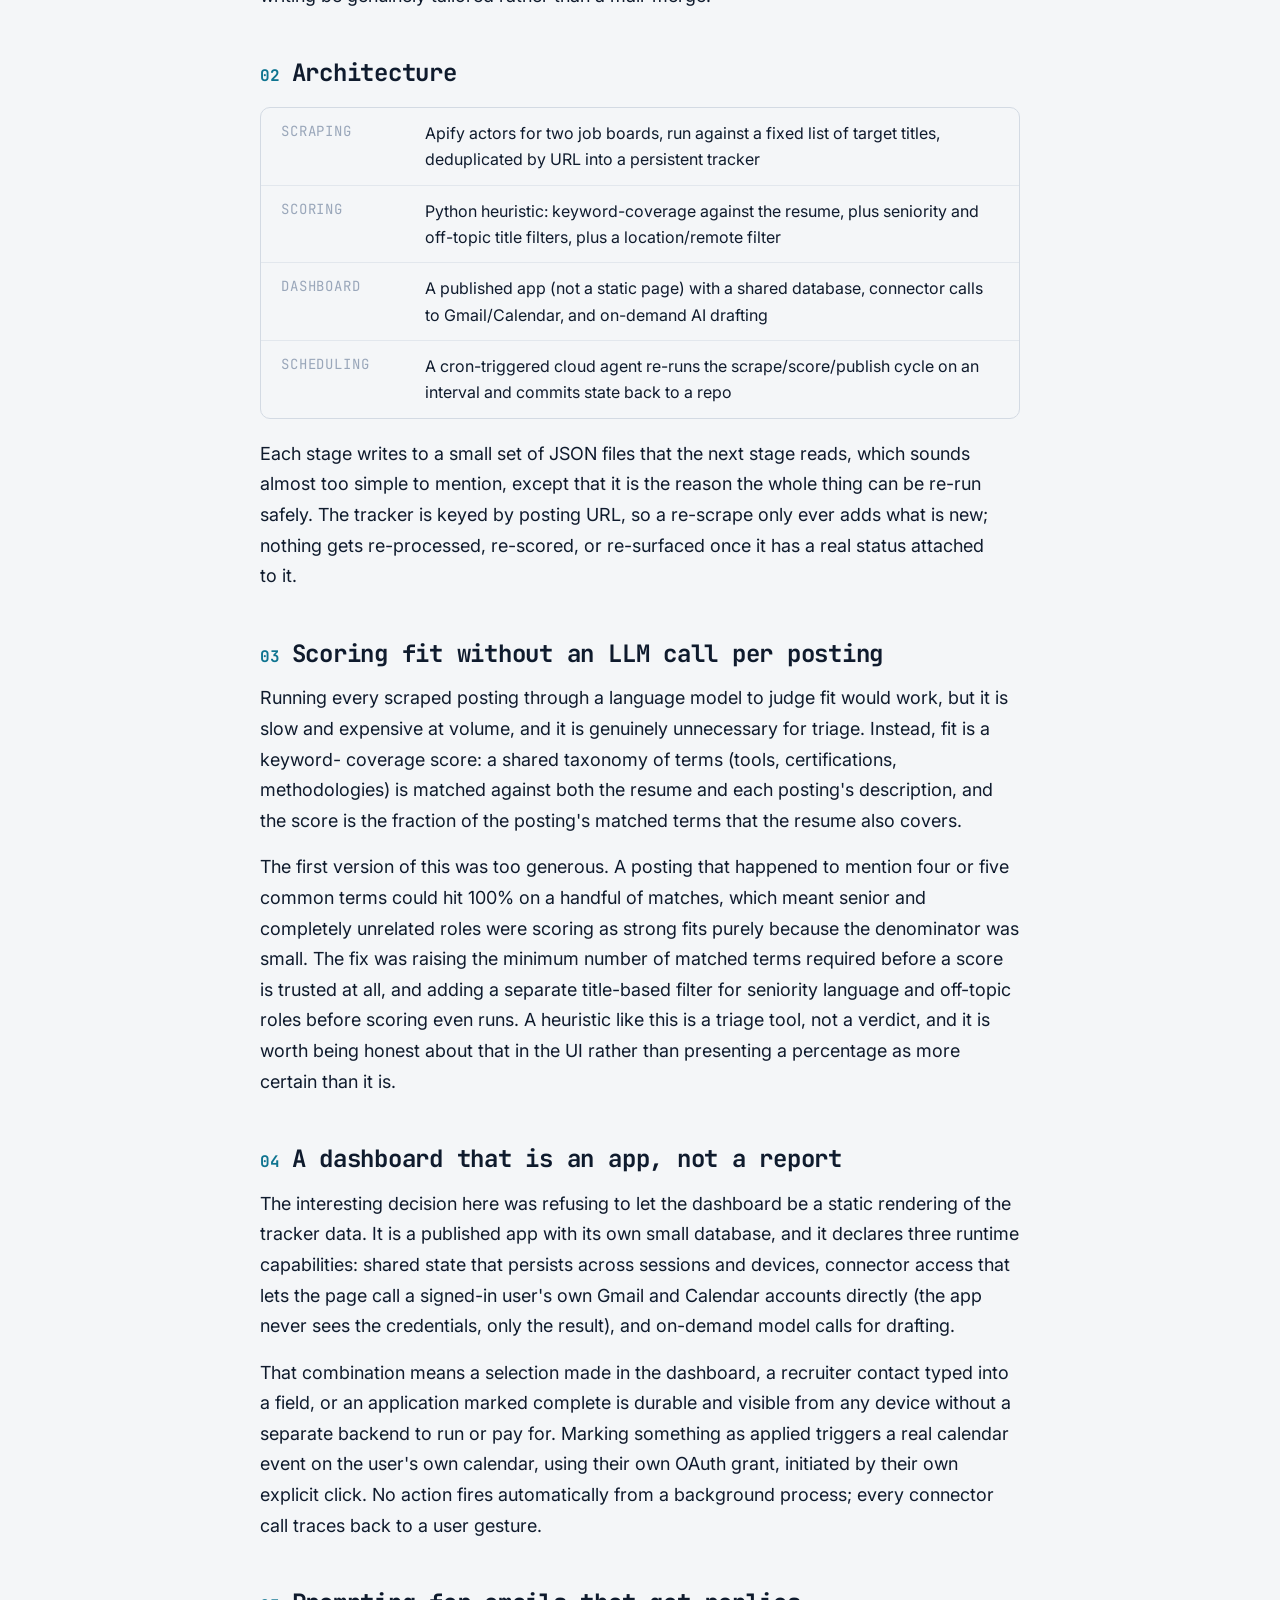
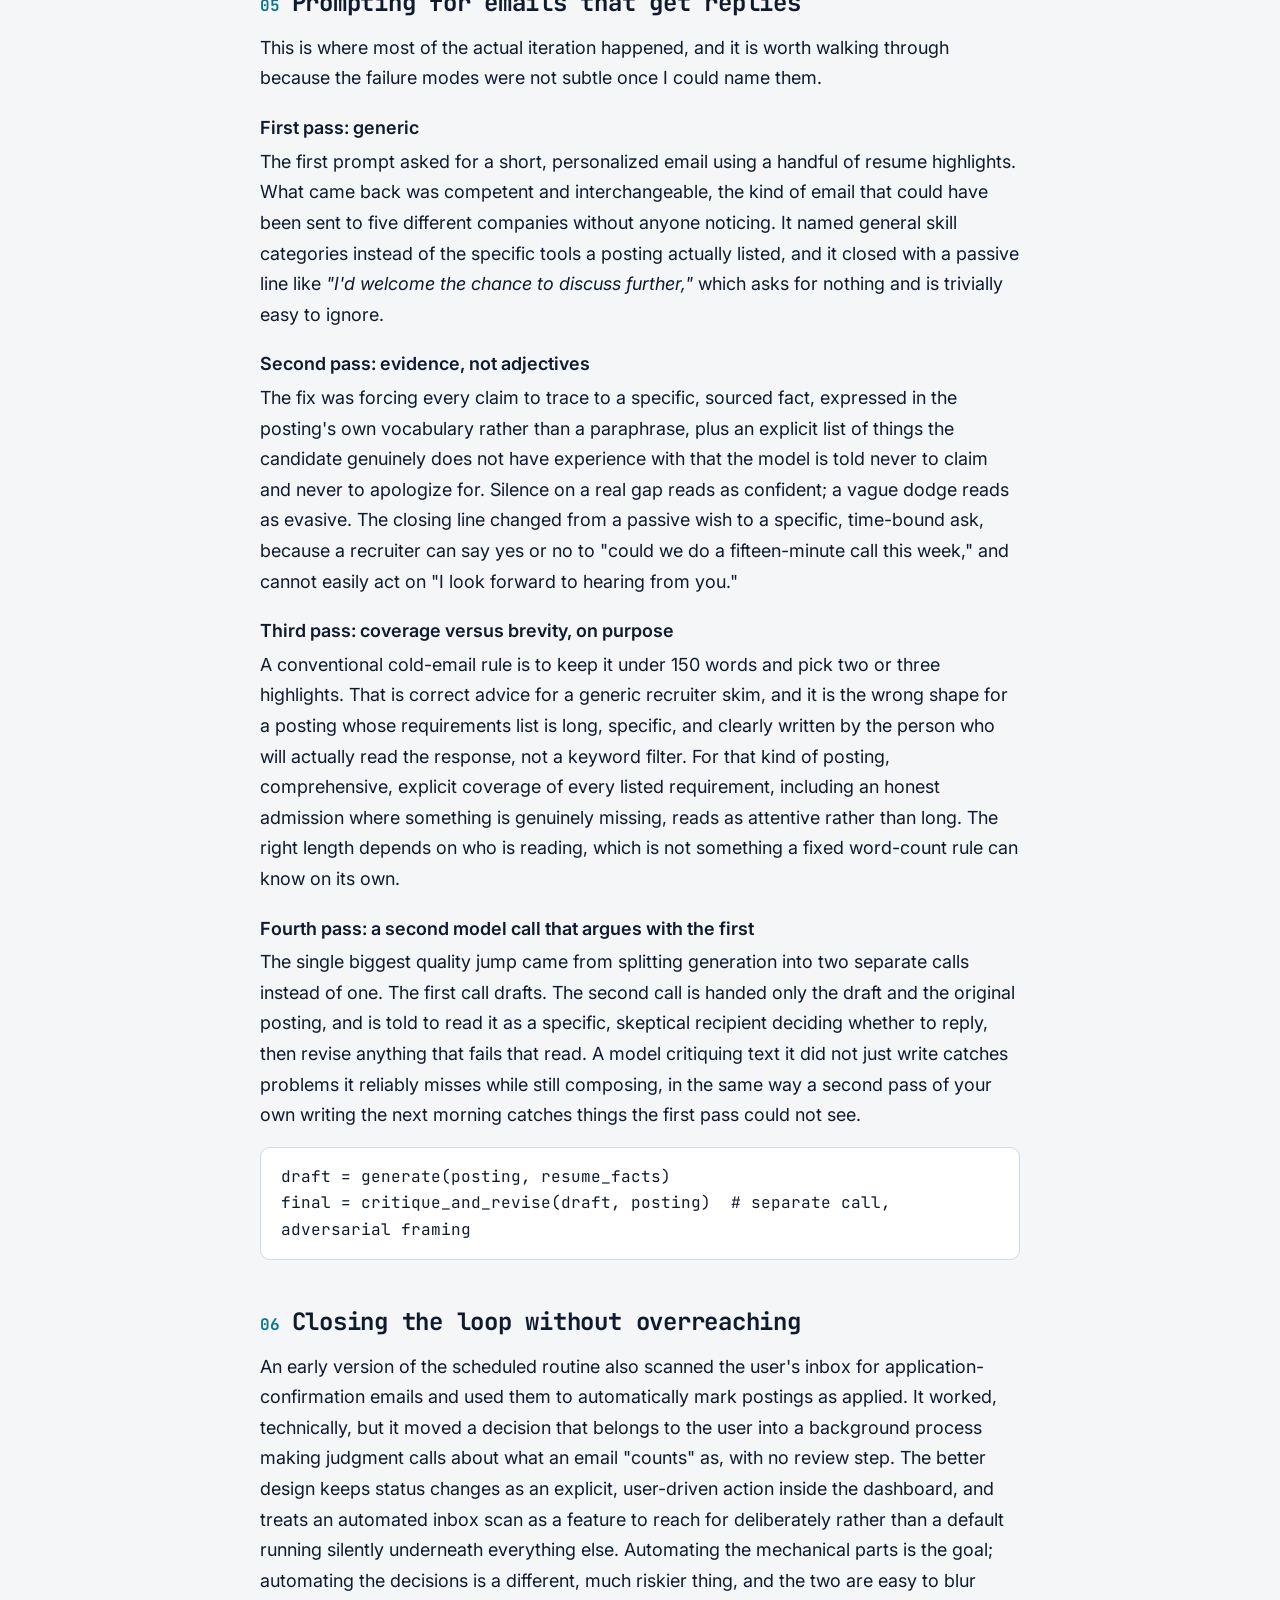
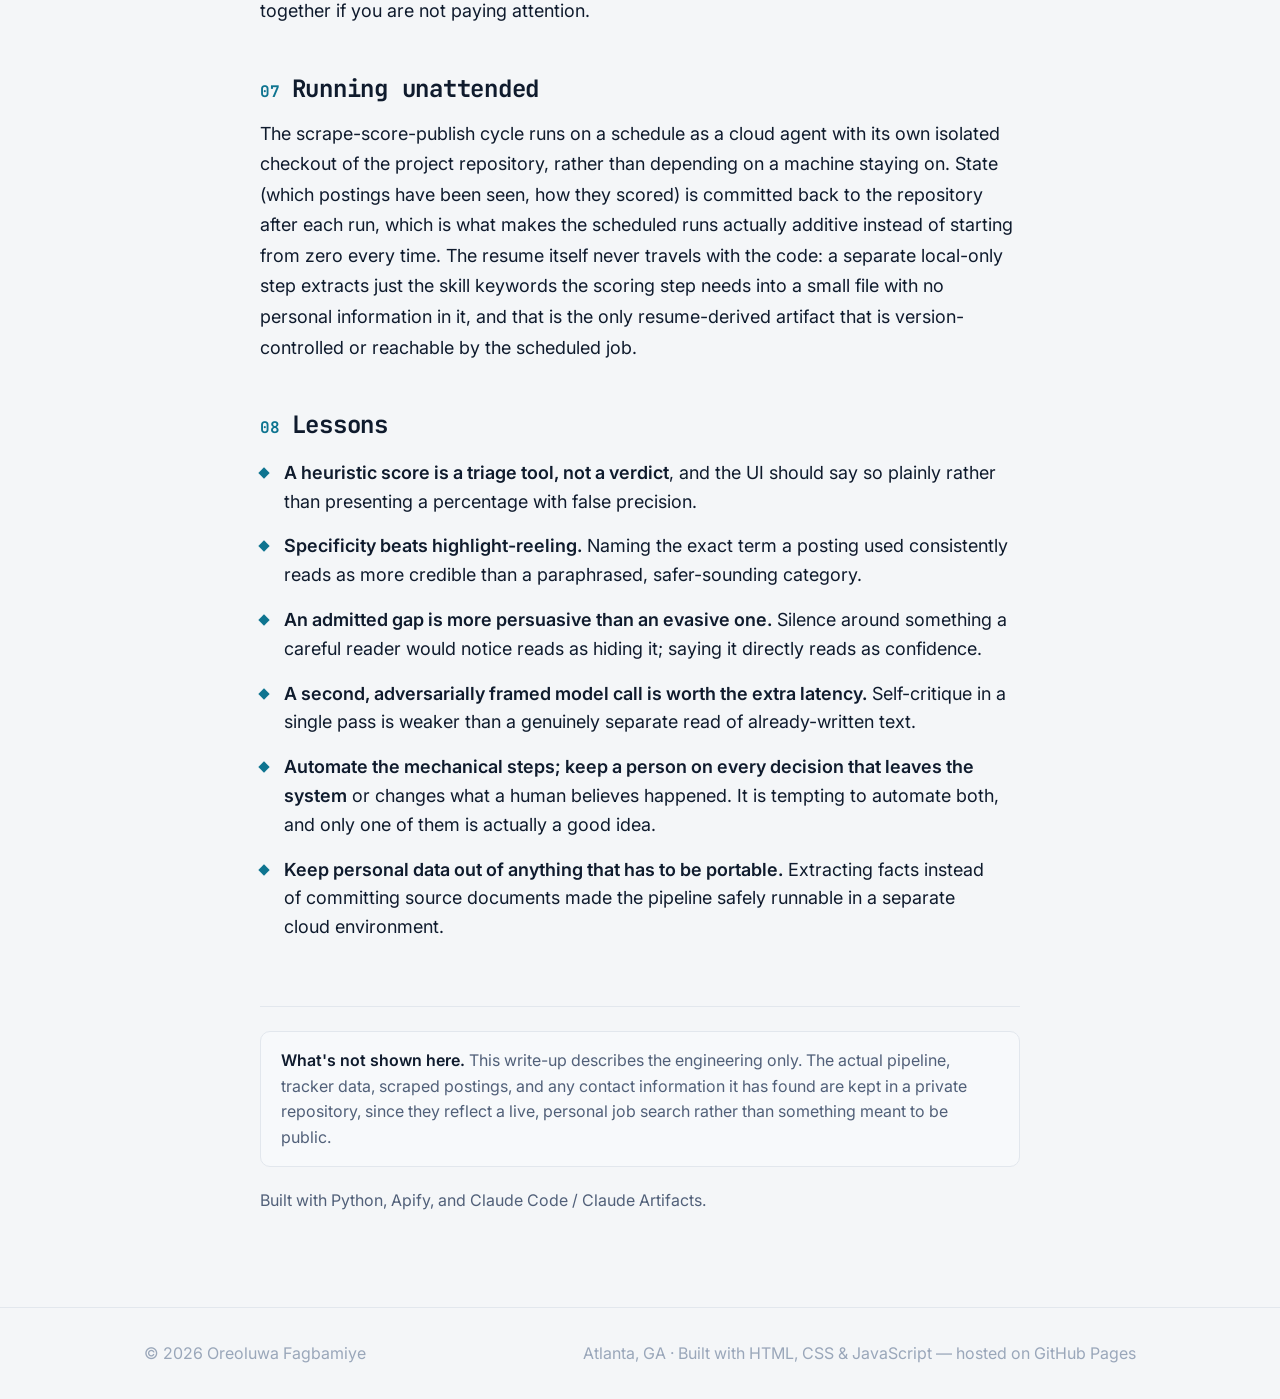
<file: writeups/automating-a-job-search.html>
<!DOCTYPE html>
<html lang="en" data-theme="dark">
  <head>
    <meta charset="UTF-8" />
    <meta name="viewport" content="width=device-width, initial-scale=1.0" />
    <title>Automating a Job Search — Oreoluwa Fagbamiye</title>
    <meta
      name="description"
      content="Building an end-to-end job-search pipeline: scraping, a resume-matching heuristic, a stateful dashboard built on live app capabilities, and prompt engineering for outreach emails that actually get read."
    />
    <meta name="author" content="Oreoluwa Fagbamiye" />
    <meta property="og:title" content="Automating a Job Search: From Scraping to Outreach" />
    <meta property="og:description" content="Scraping, resume-matching, a stateful dashboard, and iterating on outreach-email prompts through a real feedback loop." />
    <meta property="og:type" content="article" />

    <link rel="preconnect" href="https://fonts.googleapis.com" />
    <link rel="preconnect" href="https://fonts.gstatic.com" crossorigin />
    <link
      href="https://fonts.googleapis.com/css2?family=Inter:wght@300;400;500;600;700&family=JetBrains+Mono:wght@400;500;700&display=swap"
      rel="stylesheet"
    />
    <link rel="stylesheet" href="../styles.css" />
    <link
      rel="icon"
      href="data:image/svg+xml,%3Csvg xmlns='http://www.w3.org/2000/svg' viewBox='0 0 24 24' fill='none' stroke='%2322d3ee' stroke-width='2'%3E%3Cpath d='M12 2l8 4v6c0 5-3.4 8-8 10-4.6-2-8-5-8-10V6l8-4z'/%3E%3Cpath d='M9 12l2 2 4-4'/%3E%3C/svg%3E"
    />

    <style>
      .article { max-width: 760px; margin-inline: auto; padding-block: clamp(var(--space-10), 6vw, var(--space-20)); }
      .article__eyebrow { font-family: var(--font-display); font-size: var(--text-xs); letter-spacing: 0.14em; text-transform: uppercase; color: var(--color-primary); }
      .article h1 { font-family: var(--font-display); font-weight: 700; font-size: var(--text-xl); line-height: 1.15; letter-spacing: -0.01em; margin: var(--space-4) 0 var(--space-4); text-wrap: balance; }
      .article__deck { font-size: var(--text-lg); color: var(--color-text-muted); line-height: 1.5; margin-bottom: var(--space-5); text-wrap: pretty; }
      .article__meta { display: flex; flex-wrap: wrap; gap: var(--space-2) var(--space-4); font-size: var(--text-sm); color: var(--color-text-muted); font-family: var(--font-display); }
      .article__meta strong { color: var(--color-text); font-weight: 500; }
      .article__chips { display: flex; flex-wrap: wrap; gap: var(--space-2); margin-top: var(--space-5); }
      .article section { margin-top: var(--space-12); }
      .article h2 { font-family: var(--font-display); font-weight: 700; font-size: var(--text-lg); letter-spacing: -0.01em; margin-bottom: var(--space-4); display: flex; gap: var(--space-3); align-items: baseline; }
      .article h2 .n { color: var(--color-primary); font-size: var(--text-sm); flex: none; }
      .article h3 { font-size: var(--text-base); font-weight: 600; margin: var(--space-6) 0 var(--space-2); }
      .article p { margin-bottom: var(--space-4); line-height: 1.7; }
      .article a { color: var(--color-primary); text-underline-offset: 3px; }
      .article strong { color: var(--color-text); font-weight: 600; }
      .article em { color: var(--color-text); }
      .abstract { background: var(--color-surface); border: 1px solid var(--color-border); border-left: 3px solid var(--color-primary); border-radius: var(--radius-md); padding: var(--space-5) var(--space-6); margin-top: var(--space-8); }
      .abstract .k { font-family: var(--font-display); font-size: var(--text-xs); letter-spacing: 0.14em; text-transform: uppercase; color: var(--color-text-faint); margin-bottom: var(--space-3); }
      .abstract p { margin: 0; }
      .toc { margin-top: var(--space-6); padding-top: var(--space-5); border-top: 1px solid var(--color-divider); }
      .toc ol { list-style: none; margin: 0; padding: 0; display: grid; grid-template-columns: repeat(auto-fit, minmax(210px, 1fr)); gap: var(--space-2) var(--space-6); counter-reset: t; }
      .toc li { counter-increment: t; }
      .toc a { color: var(--color-text-muted); text-decoration: none; font-size: var(--text-sm); display: block; padding: var(--space-1) 0; }
      .toc a::before { content: counter(t, decimal-leading-zero) "  "; font-family: var(--font-display); color: var(--color-text-faint); font-size: var(--text-xs); }
      .toc a:hover { color: var(--color-primary); }
      .spec { border: 1px solid var(--color-border); border-radius: var(--radius-md); overflow: hidden; margin: var(--space-5) 0; }
      .spec div { display: grid; grid-template-columns: minmax(6rem, 8rem) 1fr; gap: var(--space-4); padding: var(--space-3) var(--space-5); font-size: var(--text-sm); }
      .spec div + div { border-top: 1px solid var(--color-divider); }
      .spec dt { font-family: var(--font-display); font-size: var(--text-xs); letter-spacing: 0.06em; text-transform: uppercase; color: var(--color-text-faint); }
      .spec dd { margin: 0; }
      .article pre { background: var(--color-surface); border: 1px solid var(--color-border); border-radius: var(--radius-md); padding: var(--space-4) var(--space-5); overflow-x: auto; font-family: var(--font-display); font-size: var(--text-sm); margin: var(--space-4) 0; color: var(--color-text); white-space: pre-wrap; }
      .article :not(pre) > code { font-family: var(--font-display); font-size: 0.9em; background: var(--color-surface-offset); border: 1px solid var(--color-divider); border-radius: var(--radius-sm); padding: 0.05em 0.35em; }
      .findings { list-style: none; margin: var(--space-5) 0; padding: 0; display: flex; flex-direction: column; gap: var(--space-4); }
      .findings li { position: relative; padding-left: var(--space-6); line-height: 1.6; }
      .findings li::before { content: ""; position: absolute; left: 0; top: 0.55em; width: 0.5rem; height: 0.5rem; background: var(--color-primary); transform: rotate(45deg); }
      .recs { display: grid; gap: var(--space-5); margin: var(--space-5) 0; }
      @media (min-width: 680px) { .recs { grid-template-columns: 1fr 1fr; } }
      .rec { background: var(--color-surface); border: 1px solid var(--color-border); border-radius: var(--radius-md); padding: var(--space-5); }
      .rec h3 { margin: 0 0 var(--space-3); }
      .rec ul { margin: 0; padding-left: var(--space-5); display: flex; flex-direction: column; gap: var(--space-2); }
      .rec li { font-size: var(--text-sm); line-height: 1.5; }
      .rec li::marker { color: var(--color-primary); }
      .callout { background: var(--color-warning-highlight); border: 1px solid color-mix(in oklab, var(--color-warning) 40%, transparent); border-radius: var(--radius-md); padding: var(--space-4) var(--space-5); margin: var(--space-6) 0; font-size: var(--text-sm); }
      .callout .k { font-family: var(--font-display); font-size: var(--text-xs); letter-spacing: 0.12em; text-transform: uppercase; color: var(--color-warning); display: block; margin-bottom: var(--space-2); }
      .callout p { margin: 0; }
      .article__foot { margin-top: var(--space-16); padding-top: var(--space-6); border-top: 1px solid var(--color-divider); font-size: var(--text-sm); color: var(--color-text-muted); line-height: 1.6; }
      .article__foot .ethics { background: var(--color-surface-2); border: 1px solid var(--color-divider); border-radius: var(--radius-md); padding: var(--space-4) var(--space-5); margin-bottom: var(--space-5); }
      .article__foot .ethics strong { color: var(--color-text); }
      .back-link { display: inline-flex; align-items: center; gap: var(--space-2); font-family: var(--font-display); font-size: var(--text-sm); color: var(--color-text-muted); text-decoration: none; margin-bottom: var(--space-6); }
      .back-link:hover { color: var(--color-primary); }
    </style>
  </head>
  <body>
    <header class="header">
      <div class="container header__inner">
        <a href="../index.html#top" class="logo" aria-label="Oreoluwa Fagbamiye — home">
          <svg class="logo__mark" width="22" height="22" viewBox="0 0 24 24" fill="none" stroke="currentColor" stroke-width="2" aria-hidden="true">
            <path d="M12 2l8 4v6c0 5-3.4 8-8 10-4.6-2-8-5-8-10V6l8-4z" />
            <path d="M9 12l2 2 4-4" />
          </svg>
          <span>ore.fagbamiye<span style="color: var(--color-text-faint)">.sec</span></span>
        </a>
        <nav class="nav" aria-label="Primary">
          <a href="../index.html#experience">Experience</a>
          <a href="../index.html#skills">Skills</a>
          <a href="../index.html#projects">Projects</a>
          <a href="../index.html#contact">Contact</a>
        </nav>
        <div class="header__actions">
          <button class="theme-toggle" data-theme-toggle aria-label="Switch to light mode">
            <svg width="20" height="20" viewBox="0 0 24 24" fill="none" stroke="currentColor" stroke-width="2" aria-hidden="true">
              <circle cx="12" cy="12" r="5" />
              <path d="M12 1v2M12 21v2M4.22 4.22l1.42 1.42M18.36 18.36l1.42 1.42M1 12h2M21 12h2M4.22 19.78l1.42-1.42M18.36 5.64l1.42-1.42" />
            </svg>
          </button>
        </div>
      </div>
    </header>

    <main class="container">
      <article class="article">
        <a href="../index.html#projects" class="back-link">
          <svg width="14" height="14" viewBox="0 0 24 24" fill="none" stroke="currentColor" stroke-width="2" aria-hidden="true"><path d="M19 12H5M12 19l-7-7 7-7" /></svg>
          All projects
        </a>

        <p class="article__eyebrow">Automation · AI engineering</p>
        <h1>Automating a job search: from scraping to outreach</h1>
        <p class="article__deck">
          A job search is a data pipeline wearing a trench coat: scrape
          postings, score them against a resume, track state so nothing
          repeats, and draft outreach that's actually worth reading. This is
          what I built, what didn't work the first three times, and what
          changed once the feedback loop included a skeptical reader.
        </p>
        <div class="article__meta">
          <span>By <strong>Oreoluwa Fagbamiye</strong></span>
          <span>Personal project 2026</span>
          <span>~10 min read</span>
        </div>
        <div class="article__chips">
          <span class="tag">Apify actors</span>
          <span class="tag">Claude Artifacts</span>
          <span class="tag">MCP connectors</span>
          <span class="tag">Prompt engineering</span>
          <span class="tag">Cloud scheduling</span>
          <span class="tag">Python</span>
        </div>

        <div class="abstract">
          <p class="k">Abstract</p>
          <p>
            This project scrapes job postings from two boards through Apify
            actors, scores each one against a resume using a keyword-coverage
            heuristic tuned to filter out seniority and off-topic noise, and
            tracks every posting's status in a dashboard that is a real
            stateful app rather than a static report: it reads and writes a
            shared database, calls a user's own Gmail and Calendar accounts
            directly through OAuth-scoped connectors, and drafts personalized
            outreach on demand. The interesting engineering problem turned
            out not to be the scraping. It was getting a language model to
            write a cold email that a specific, skeptical human would
            actually respond to, which took several complete rewrites of the
            prompt and, eventually, a second model call whose only job is to
            read the first draft and argue with it.
          </p>
        </div>

        <nav class="toc" aria-label="Contents">
          <ol>
            <li><a href="#problem">The actual problem</a></li>
            <li><a href="#architecture">Architecture</a></li>
            <li><a href="#scoring">Scoring fit without an LLM call per posting</a></li>
            <li><a href="#dashboard">A dashboard that is an app, not a report</a></li>
            <li><a href="#emails">Prompting for emails that get replies</a></li>
            <li><a href="#loop">Closing the loop without overreaching</a></li>
            <li><a href="#unattended">Running unattended</a></li>
            <li><a href="#lessons">Lessons</a></li>
          </ol>
        </nav>

        <section id="problem">
          <h2><span class="n">01</span>The actual problem</h2>
          <p>
            Job searching at any real volume is a tracking problem before it
            is a writing problem. Postings repeat across boards, application
            statuses live in your head or nowhere, and the parts that
            actually take judgment (does this posting fit, and what should I
            say to this specific hiring team) are exactly the parts that get
            skipped when you are doing everything by hand at 11pm. The goal
            was to automate the mechanical parts completely and keep a human
            decision point in front of anything that leaves the system, while
            still letting the writing be genuinely tailored rather than a
            mail-merge.
          </p>
        </section>

        <section id="architecture">
          <h2><span class="n">02</span>Architecture</h2>
          <div class="spec">
            <div><dt>Scraping</dt><dd>Apify actors for two job boards, run against a fixed list of target titles, deduplicated by URL into a persistent tracker</dd></div>
            <div><dt>Scoring</dt><dd>Python heuristic: keyword-coverage against the resume, plus seniority and off-topic title filters, plus a location/remote filter</dd></div>
            <div><dt>Dashboard</dt><dd>A published app (not a static page) with a shared database, connector calls to Gmail/Calendar, and on-demand AI drafting</dd></div>
            <div><dt>Scheduling</dt><dd>A cron-triggered cloud agent re-runs the scrape/score/publish cycle on an interval and commits state back to a repo</dd></div>
          </div>
          <p>
            Each stage writes to a small set of JSON files that the next
            stage reads, which sounds almost too simple to mention, except
            that it is the reason the whole thing can be re-run safely. The
            tracker is keyed by posting URL, so a re-scrape only ever adds
            what is new; nothing gets re-processed, re-scored, or re-surfaced
            once it has a real status attached to it.
          </p>
        </section>

        <section id="scoring">
          <h2><span class="n">03</span>Scoring fit without an LLM call per posting</h2>
          <p>
            Running every scraped posting through a language model to judge
            fit would work, but it is slow and expensive at volume, and it is
            genuinely unnecessary for triage. Instead, fit is a keyword-
            coverage score: a shared taxonomy of terms (tools, certifications,
            methodologies) is matched against both the resume and each
            posting's description, and the score is the fraction of the
            posting's matched terms that the resume also covers.
          </p>
          <p>
            The first version of this was too generous. A posting that
            happened to mention four or five common terms could hit 100% on
            a handful of matches, which meant senior and completely
            unrelated roles were scoring as strong fits purely because the
            denominator was small. The fix was raising the minimum number of
            matched terms required before a score is trusted at all, and
            adding a separate title-based filter for seniority language and
            off-topic roles before scoring even runs. A heuristic like this
            is a triage tool, not a verdict, and it is worth being honest
            about that in the UI rather than presenting a percentage as more
            certain than it is.
          </p>
        </section>

        <section id="dashboard">
          <h2><span class="n">04</span>A dashboard that is an app, not a report</h2>
          <p>
            The interesting decision here was refusing to let the dashboard
            be a static rendering of the tracker data. It is a published app
            with its own small database, and it declares three runtime
            capabilities: shared state that persists across sessions and
            devices, connector access that lets the page call a signed-in
            user's own Gmail and Calendar accounts directly (the app never
            sees the credentials, only the result), and on-demand model
            calls for drafting.
          </p>
          <p>
            That combination means a selection made in the dashboard, a
            recruiter contact typed into a field, or an application marked
            complete is durable and visible from any device without a
            separate backend to run or pay for. Marking something as applied
            triggers a real calendar event on the user's own calendar, using
            their own OAuth grant, initiated by their own explicit click. No
            action fires automatically from a background process; every
            connector call traces back to a user gesture.
          </p>
        </section>

        <section id="emails">
          <h2><span class="n">05</span>Prompting for emails that get replies</h2>
          <p>
            This is where most of the actual iteration happened, and it is
            worth walking through because the failure modes were not subtle
            once I could name them.
          </p>
          <h3>First pass: generic</h3>
          <p>
            The first prompt asked for a short, personalized email using a
            handful of resume highlights. What came back was competent and
            interchangeable, the kind of email that could have been sent to
            five different companies without anyone noticing. It named
            general skill categories instead of the specific tools a posting
            actually listed, and it closed with a passive line like
            <em>"I'd welcome the chance to discuss further,"</em> which asks
            for nothing and is trivially easy to ignore.
          </p>
          <h3>Second pass: evidence, not adjectives</h3>
          <p>
            The fix was forcing every claim to trace to a specific, sourced
            fact, expressed in the posting's own vocabulary rather than a
            paraphrase, plus an explicit list of things the candidate
            genuinely does not have experience with that the model is told
            never to claim and never to apologize for. Silence on a real gap
            reads as confident; a vague dodge reads as evasive. The closing
            line changed from a passive wish to a specific, time-bound ask,
            because a recruiter can say yes or no to "could we do a
            fifteen-minute call this week," and cannot easily act on
            "I look forward to hearing from you."
          </p>
          <h3>Third pass: coverage versus brevity, on purpose</h3>
          <p>
            A conventional cold-email rule is to keep it under 150 words and
            pick two or three highlights. That is correct advice for a
            generic recruiter skim, and it is the wrong shape for a posting
            whose requirements list is long, specific, and clearly written by
            the person who will actually read the response, not a
            keyword filter. For that kind of posting, comprehensive,
            explicit coverage of every listed requirement, including an
            honest admission where something is genuinely missing, reads as
            attentive rather than long. The right length depends on who is
            reading, which is not something a fixed word-count rule can know
            on its own.
          </p>
          <h3>Fourth pass: a second model call that argues with the first</h3>
          <p>
            The single biggest quality jump came from splitting generation
            into two separate calls instead of one. The first call drafts.
            The second call is handed only the draft and the original
            posting, and is told to read it as a specific, skeptical
            recipient deciding whether to reply, then revise anything that
            fails that read. A model critiquing text it did not just write
            catches problems it reliably misses while still composing,
            in the same way a second pass of your own writing the next
            morning catches things the first pass could not see.
          </p>
          <pre>draft = generate(posting, resume_facts)
final = critique_and_revise(draft, posting)  # separate call, adversarial framing</pre>
        </section>

        <section id="loop">
          <h2><span class="n">06</span>Closing the loop without overreaching</h2>
          <p>
            An early version of the scheduled routine also scanned the
            user's inbox for application-confirmation emails and used them
            to automatically mark postings as applied. It worked, technically,
            but it moved a decision that belongs to the user into a
            background process making judgment calls about what an email
            "counts" as, with no review step. The better design keeps status
            changes as an explicit, user-driven action inside the dashboard,
            and treats an automated inbox scan as a feature to reach for
            deliberately rather than a default running silently underneath
            everything else. Automating the mechanical parts is the goal;
            automating the decisions is a different, much riskier thing, and
            the two are easy to blur together if you are not paying
            attention.
          </p>
        </section>

        <section id="unattended">
          <h2><span class="n">07</span>Running unattended</h2>
          <p>
            The scrape-score-publish cycle runs on a schedule as a cloud
            agent with its own isolated checkout of the project repository,
            rather than depending on a machine staying on. State (which
            postings have been seen, how they scored) is committed back to
            the repository after each run, which is what makes the
            scheduled runs actually additive instead of starting from zero
            every time. The resume itself never travels with the code: a
            separate local-only step extracts just the skill keywords the
            scoring step needs into a small file with no personal
            information in it, and that is the only resume-derived artifact
            that is version-controlled or reachable by the scheduled job.
          </p>
        </section>

        <section id="lessons">
          <h2><span class="n">08</span>Lessons</h2>
          <ul class="findings">
            <li><strong>A heuristic score is a triage tool, not a verdict</strong>, and the UI should say so plainly rather than presenting a percentage with false precision.</li>
            <li><strong>Specificity beats highlight-reeling.</strong> Naming the exact term a posting used consistently reads as more credible than a paraphrased, safer-sounding category.</li>
            <li><strong>An admitted gap is more persuasive than an evasive one.</strong> Silence around something a careful reader would notice reads as hiding it; saying it directly reads as confidence.</li>
            <li><strong>A second, adversarially framed model call is worth the extra latency.</strong> Self-critique in a single pass is weaker than a genuinely separate read of already-written text.</li>
            <li><strong>Automate the mechanical steps; keep a person on every decision that leaves the system</strong> or changes what a human believes happened. It is tempting to automate both, and only one of them is actually a good idea.</li>
            <li><strong>Keep personal data out of anything that has to be portable.</strong> Extracting facts instead of committing source documents made the pipeline safely runnable in a separate cloud environment.</li>
          </ul>
        </section>

        <div class="article__foot">
          <div class="ethics">
            <strong>What's not shown here.</strong> This write-up describes
            the engineering only. The actual pipeline, tracker data, scraped
            postings, and any contact information it has found are kept in a
            private repository, since they reflect a live, personal job
            search rather than something meant to be public.
          </div>
          <p>Built with Python, Apify, and Claude Code / Claude Artifacts.</p>
        </div>
      </article>
    </main>

    <footer class="footer">
      <div class="container footer__inner">
        <span>© <span id="year"></span> Oreoluwa Fagbamiye</span>
        <span>Atlanta, GA · Built with HTML, CSS &amp; JavaScript — hosted on GitHub Pages</span>
      </div>
    </footer>

    <script src="../script.js"></script>
  </body>
</html>
</file>
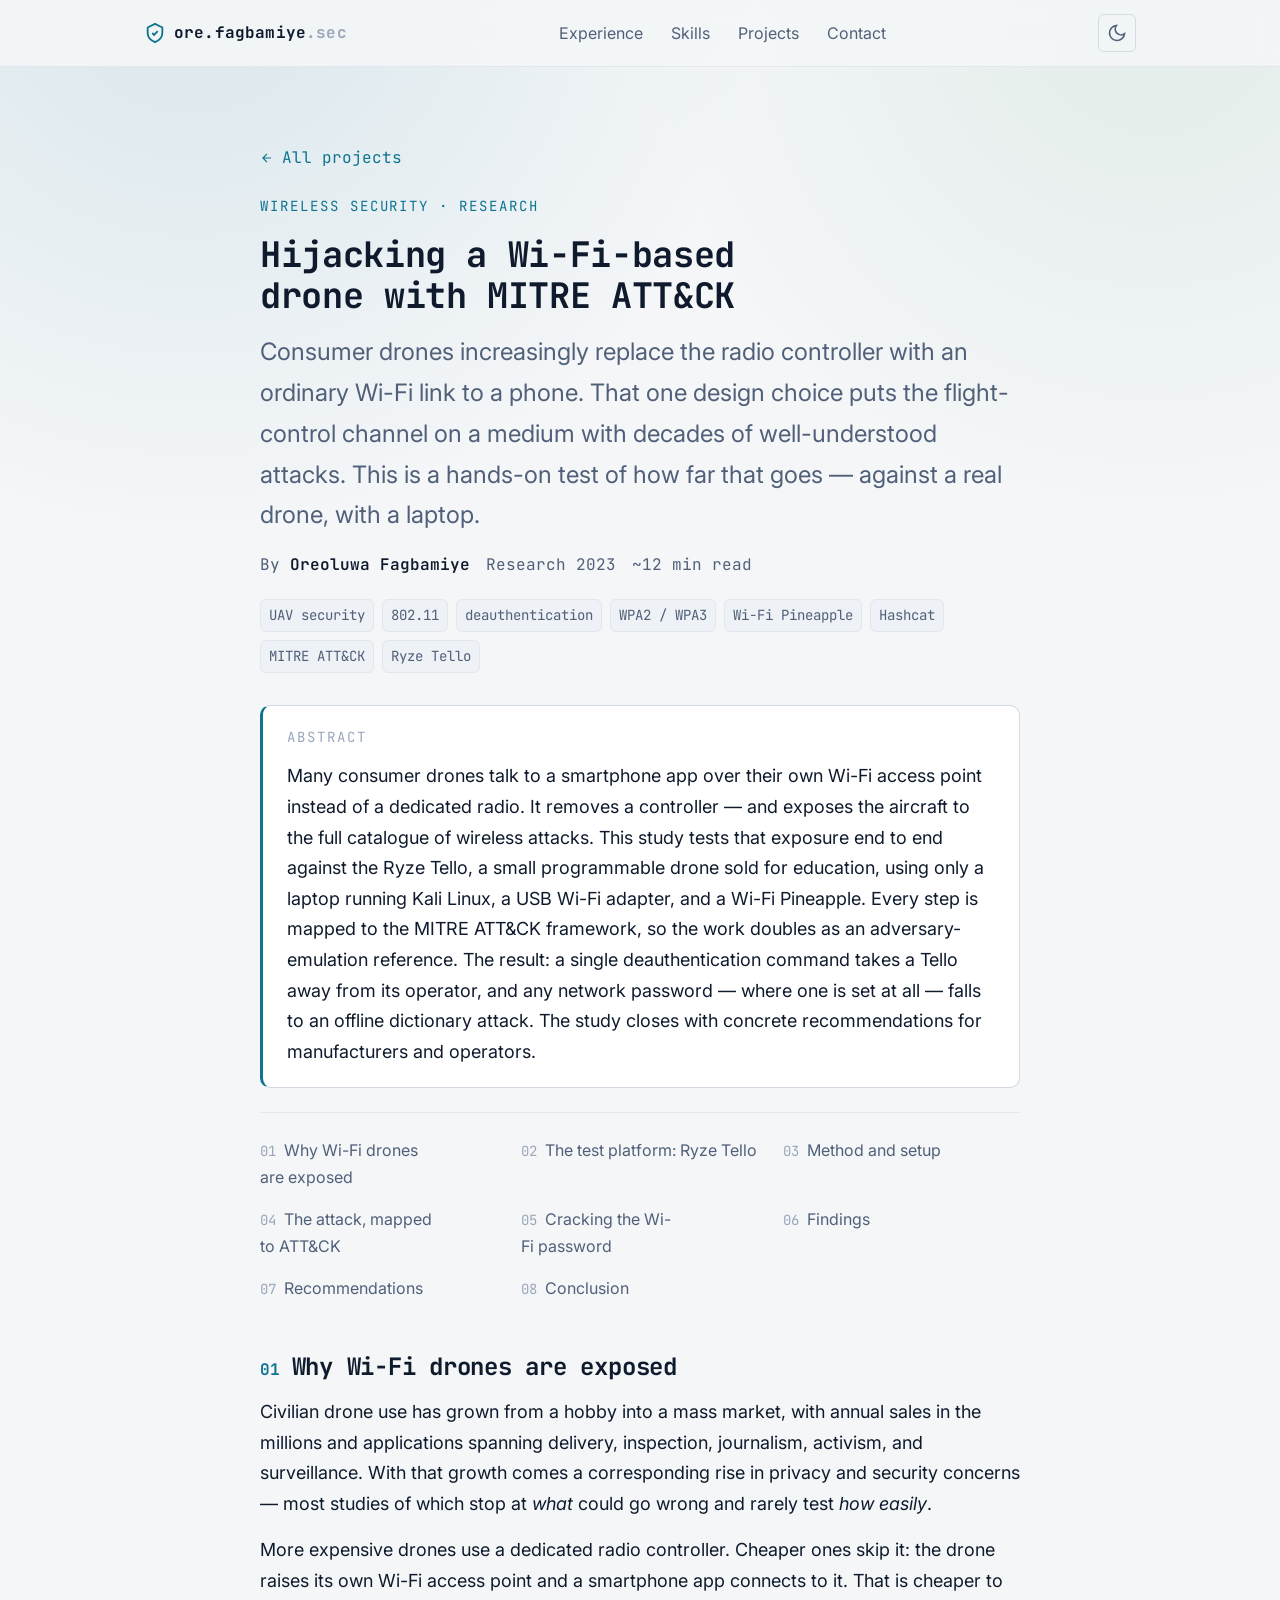
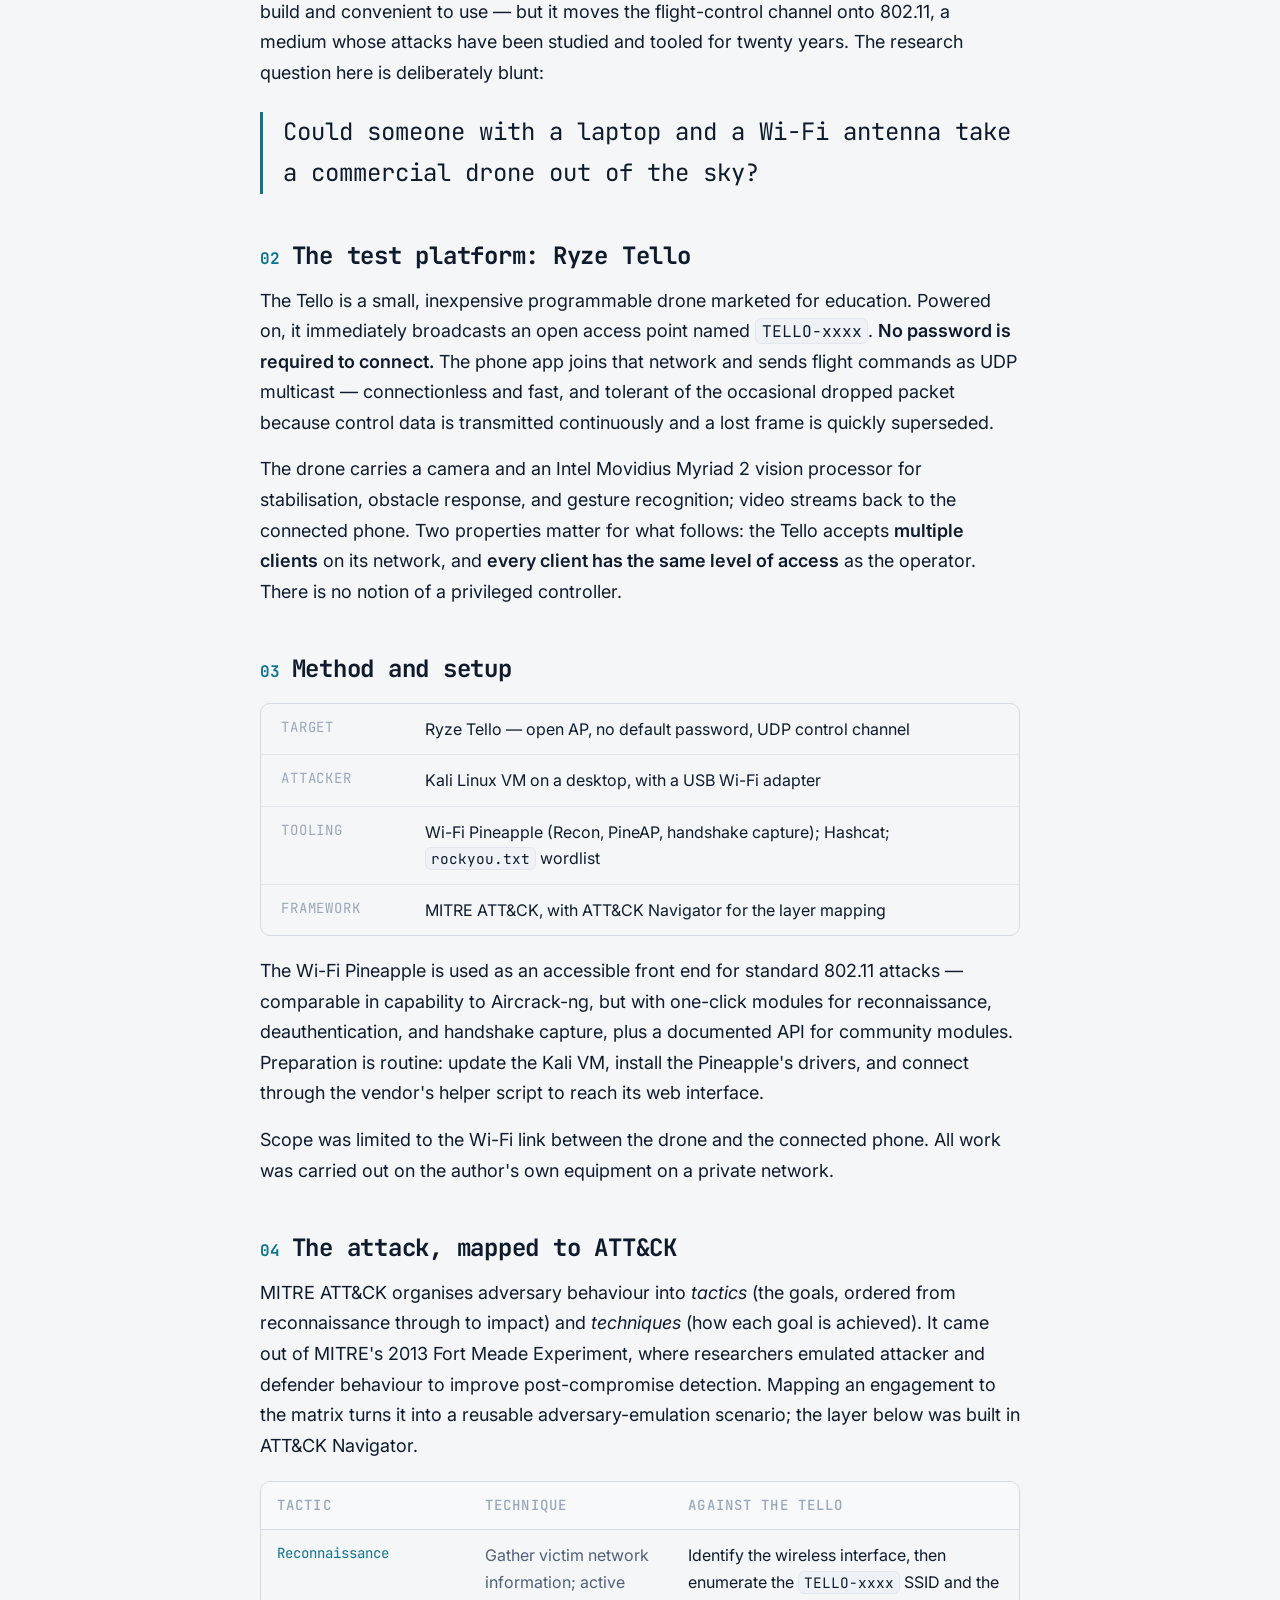
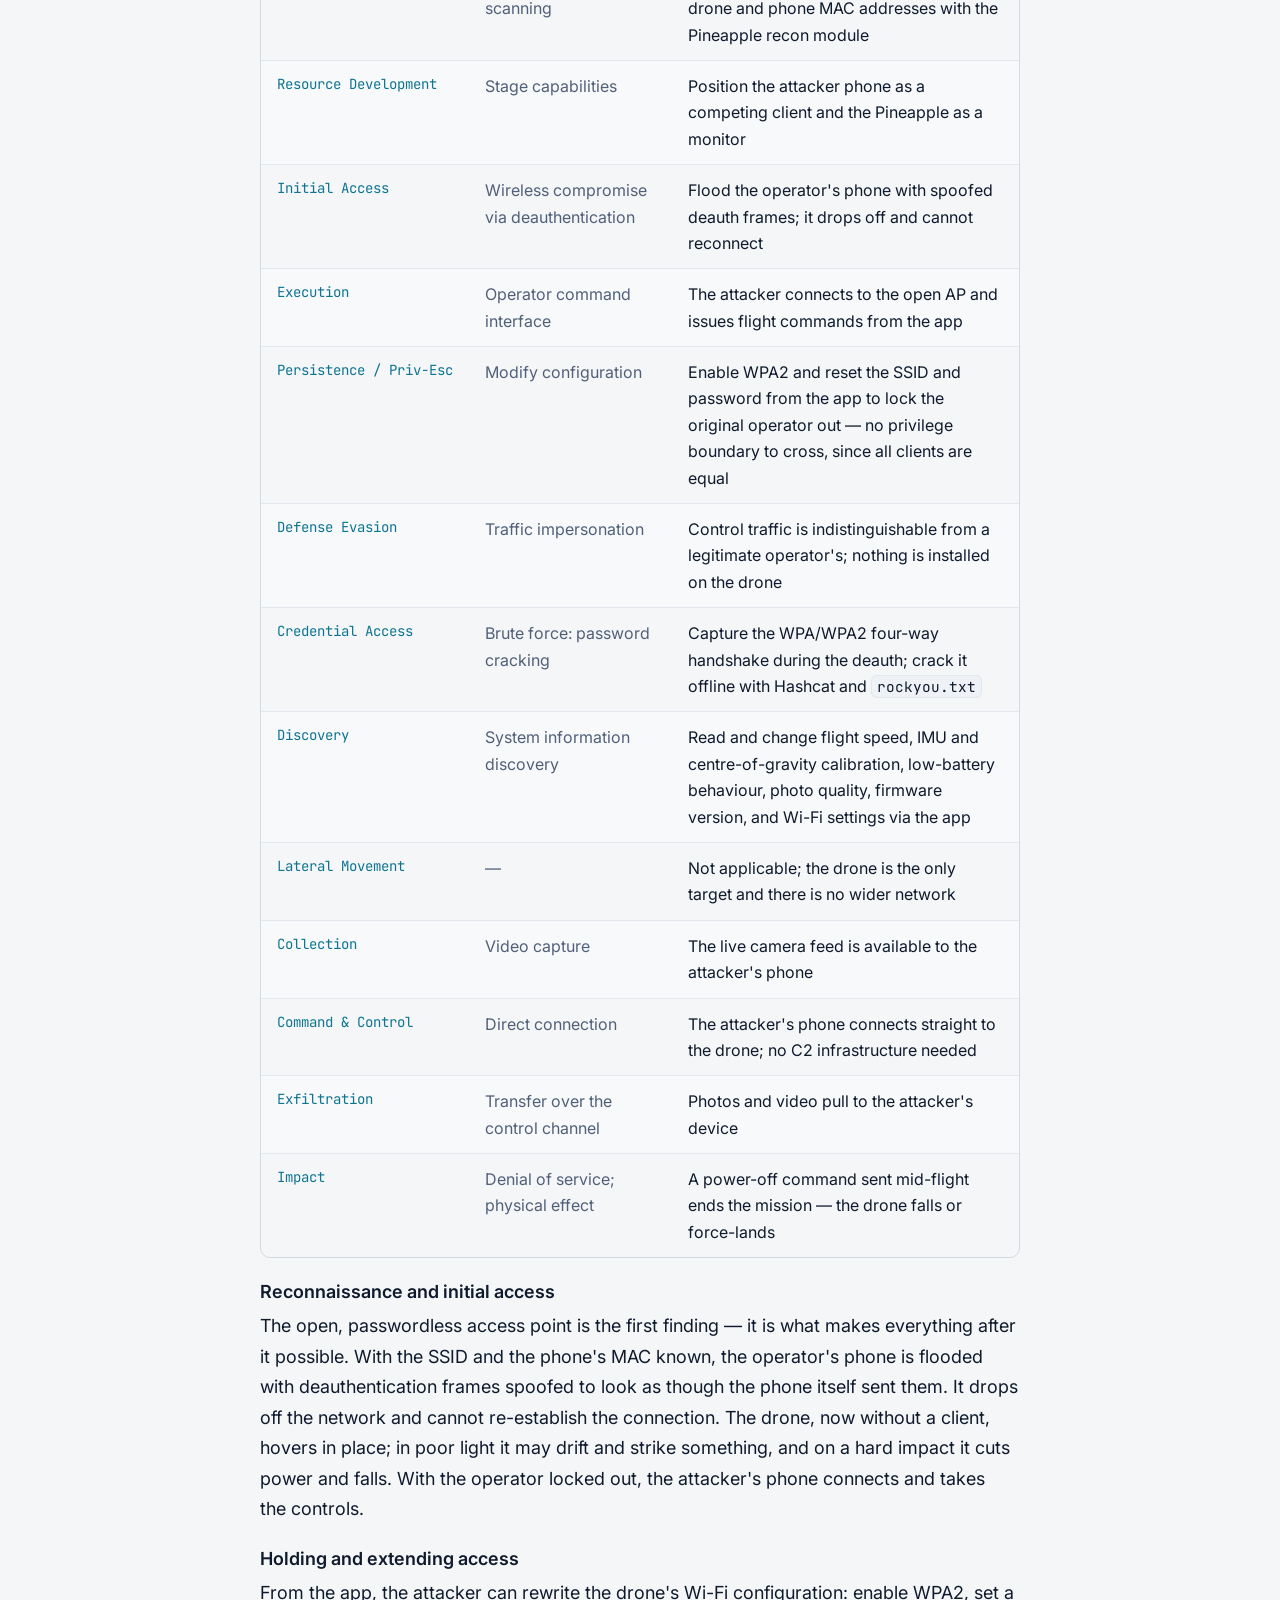
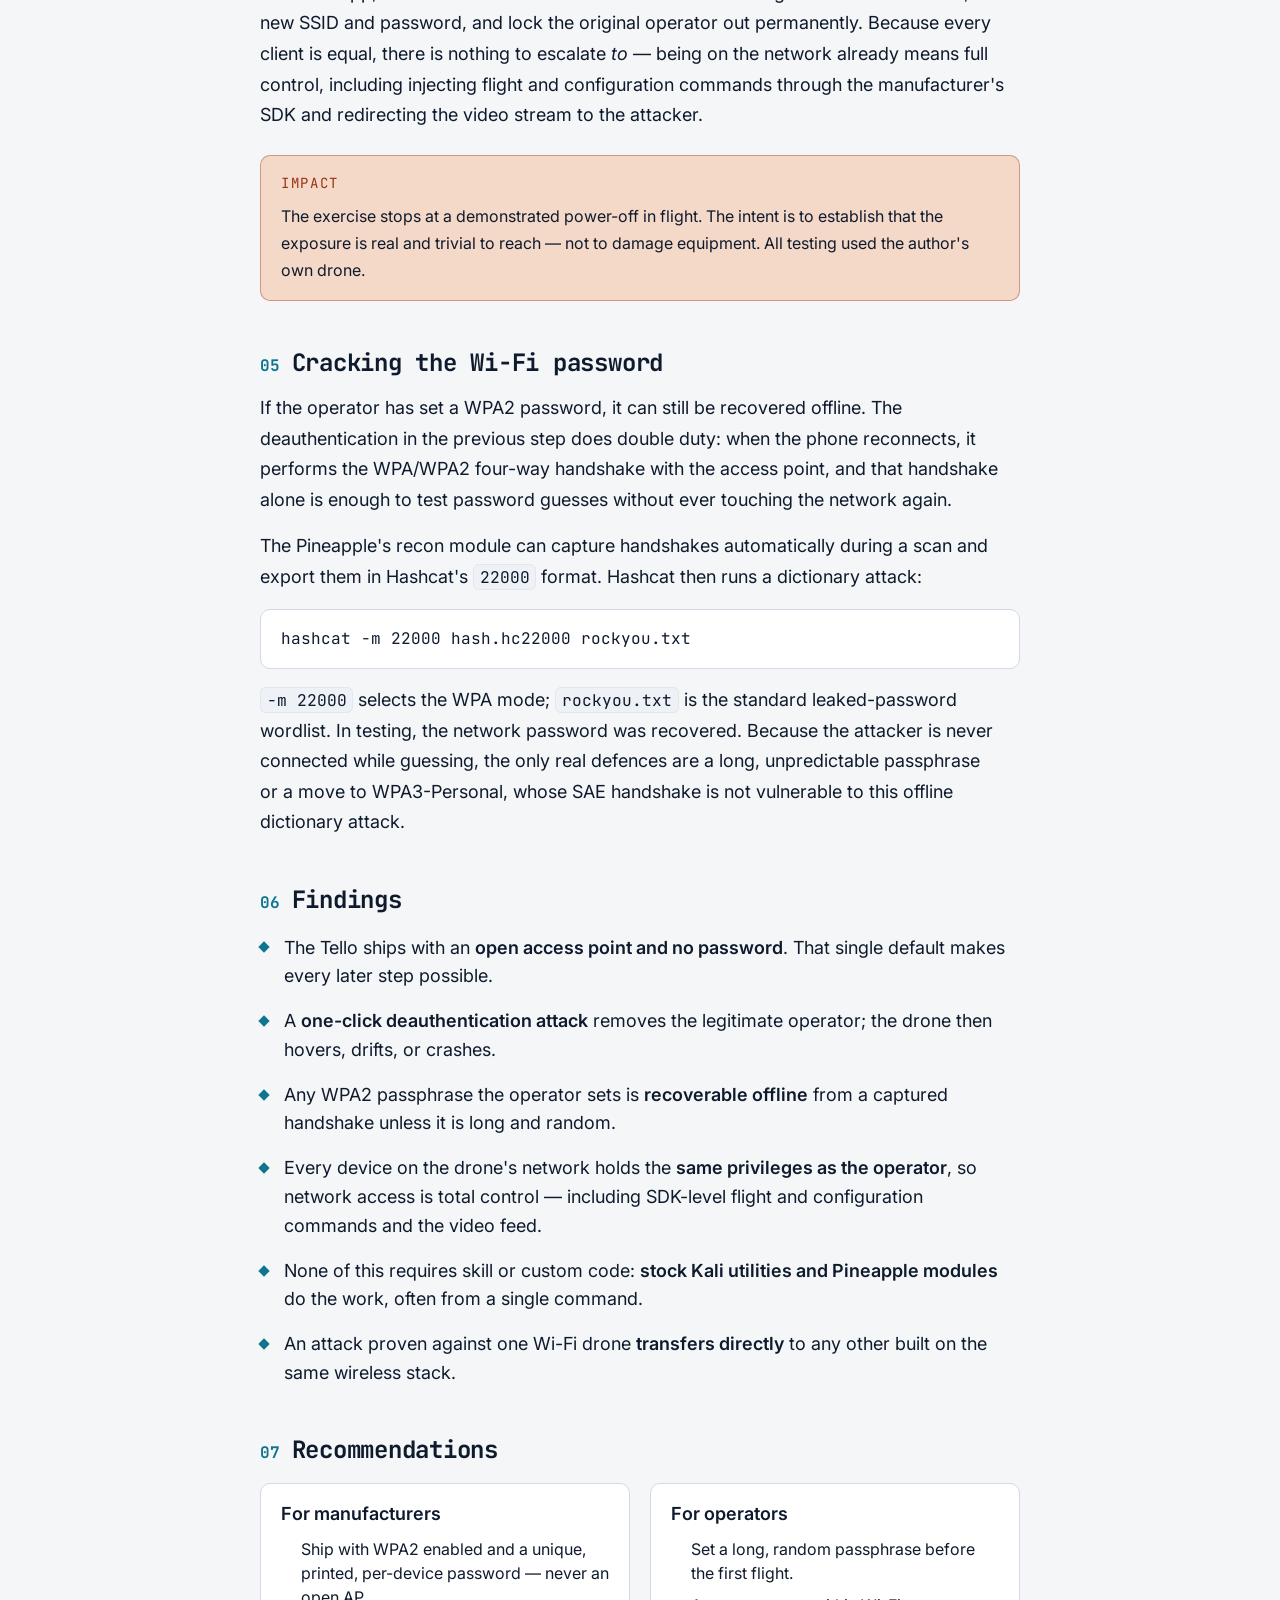
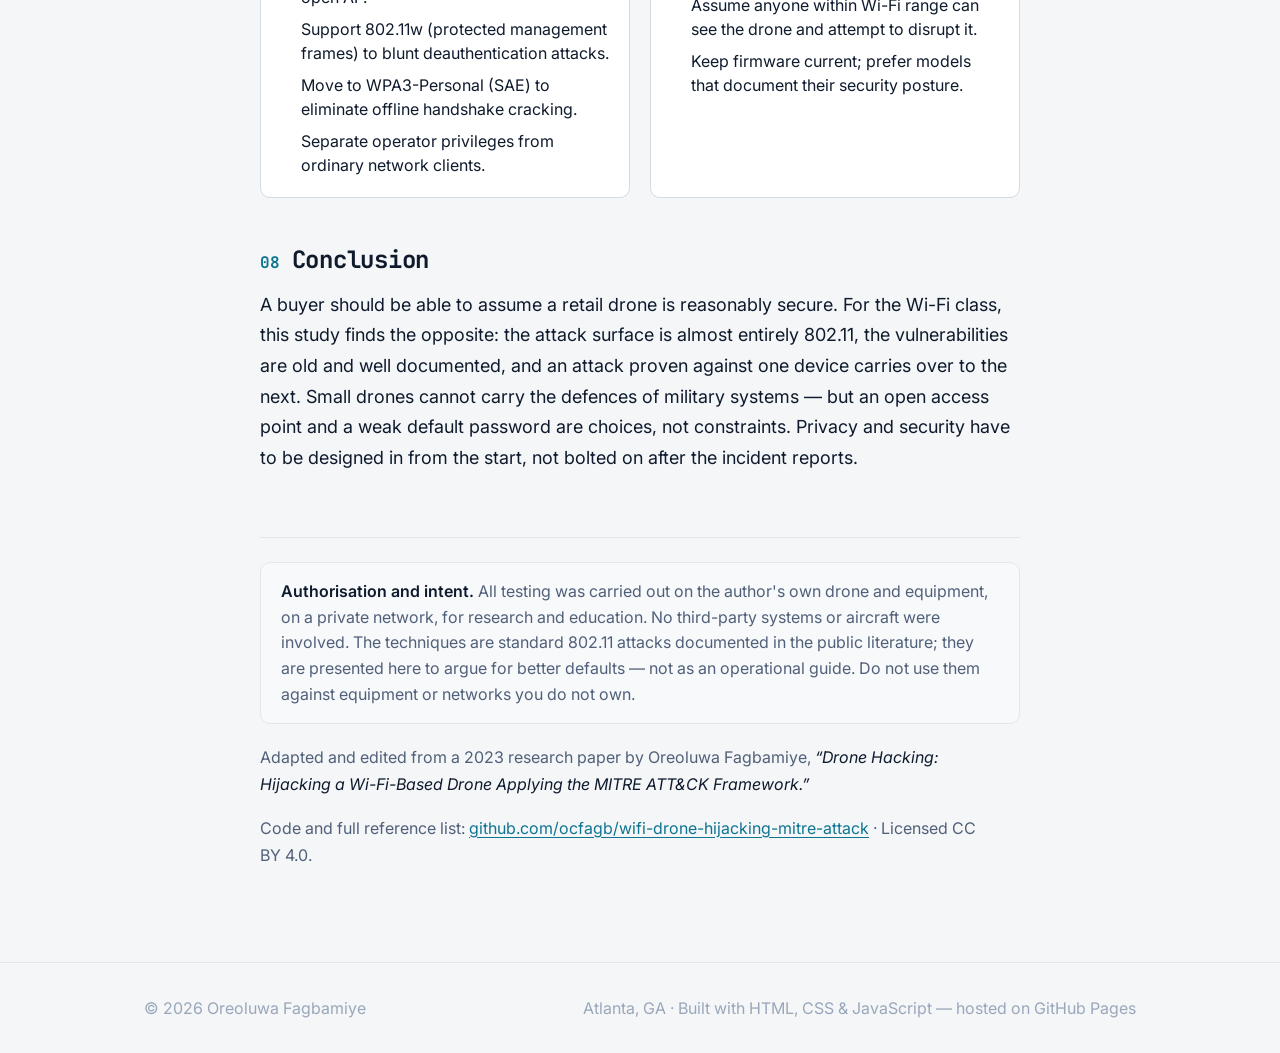
<file: writeups/hijacking-a-wifi-drone.html>
<!DOCTYPE html>
<html lang="en" data-theme="dark">
  <head>
    <meta charset="UTF-8" />
    <meta name="viewport" content="width=device-width, initial-scale=1.0" />
    <title>Hijacking a Wi-Fi Drone — Oreoluwa Fagbamiye</title>
    <meta
      name="description"
      content="A wireless-security study of how easily a consumer Wi-Fi drone (Ryze Tello) can be hijacked, with every step mapped to the MITRE ATT&CK framework."
    />
    <meta name="author" content="Oreoluwa Fagbamiye" />
    <meta property="og:title" content="Hijacking a Wi-Fi Drone with MITRE ATT&CK" />
    <meta property="og:description" content="Deauthentication, WPA2 handshake cracking, and adversary emulation against a consumer drone." />
    <meta property="og:type" content="article" />

    <link rel="preconnect" href="https://fonts.googleapis.com" />
    <link rel="preconnect" href="https://fonts.gstatic.com" crossorigin />
    <link
      href="https://fonts.googleapis.com/css2?family=Inter:wght@300;400;500;600;700&family=JetBrains+Mono:wght@400;500;700&display=swap"
      rel="stylesheet"
    />
    <link rel="stylesheet" href="../styles.css" />
    <link
      rel="icon"
      href="data:image/svg+xml,%3Csvg xmlns='http://www.w3.org/2000/svg' viewBox='0 0 24 24' fill='none' stroke='%2322d3ee' stroke-width='2'%3E%3Cpath d='M12 2l8 4v6c0 5-3.4 8-8 10-4.6-2-8-5-8-10V6l8-4z'/%3E%3Cpath d='M9 12l2 2 4-4'/%3E%3C/svg%3E"
    />

    <style>
      /* article-scoped, built on the site's design tokens */
      .article {
        max-width: 760px;
        margin-inline: auto;
        padding-block: clamp(var(--space-10), 6vw, var(--space-20));
      }
      .article__eyebrow {
        font-family: var(--font-display);
        font-size: var(--text-xs);
        letter-spacing: 0.14em;
        text-transform: uppercase;
        color: var(--color-primary);
      }
      .article h1 {
        font-family: var(--font-display);
        font-weight: 700;
        font-size: var(--text-xl);
        line-height: 1.15;
        letter-spacing: -0.01em;
        margin: var(--space-4) 0 var(--space-4);
        text-wrap: balance;
      }
      .article__deck {
        font-size: var(--text-lg);
        color: var(--color-text-muted);
        line-height: 1.5;
        margin-bottom: var(--space-5);
        text-wrap: pretty;
      }
      .article__meta {
        display: flex;
        flex-wrap: wrap;
        gap: var(--space-2) var(--space-4);
        font-size: var(--text-sm);
        color: var(--color-text-muted);
        font-family: var(--font-display);
      }
      .article__meta strong { color: var(--color-text); font-weight: 500; }
      .article__chips { display: flex; flex-wrap: wrap; gap: var(--space-2); margin-top: var(--space-5); }

      .article section { margin-top: var(--space-12); }
      .article h2 {
        font-family: var(--font-display);
        font-weight: 700;
        font-size: var(--text-lg);
        letter-spacing: -0.01em;
        margin-bottom: var(--space-4);
        display: flex;
        gap: var(--space-3);
        align-items: baseline;
      }
      .article h2 .n { color: var(--color-primary); font-size: var(--text-sm); flex: none; }
      .article h3 {
        font-size: var(--text-base);
        font-weight: 600;
        margin: var(--space-6) 0 var(--space-2);
      }
      .article p { margin-bottom: var(--space-4); line-height: 1.7; }
      .article a { color: var(--color-primary); text-underline-offset: 3px; }
      .article strong { color: var(--color-text); font-weight: 600; }
      .article em { color: var(--color-text); }

      .abstract {
        background: var(--color-surface);
        border: 1px solid var(--color-border);
        border-left: 3px solid var(--color-primary);
        border-radius: var(--radius-md);
        padding: var(--space-5) var(--space-6);
        margin-top: var(--space-8);
      }
      .abstract .k {
        font-family: var(--font-display);
        font-size: var(--text-xs);
        letter-spacing: 0.14em;
        text-transform: uppercase;
        color: var(--color-text-faint);
        margin-bottom: var(--space-3);
      }
      .abstract p { margin: 0; }

      .toc { margin-top: var(--space-6); padding-top: var(--space-5); border-top: 1px solid var(--color-divider); }
      .toc ol {
        list-style: none; margin: 0; padding: 0;
        display: grid; grid-template-columns: repeat(auto-fit, minmax(210px, 1fr)); gap: var(--space-2) var(--space-6);
        counter-reset: t;
      }
      .toc li { counter-increment: t; }
      .toc a { color: var(--color-text-muted); text-decoration: none; font-size: var(--text-sm); display: block; padding: var(--space-1) 0; }
      .toc a::before { content: counter(t, decimal-leading-zero) "  "; font-family: var(--font-display); color: var(--color-text-faint); font-size: var(--text-xs); }
      .toc a:hover { color: var(--color-primary); }

      .quote {
        border-left: 3px solid var(--color-primary);
        padding-left: var(--space-5);
        margin: var(--space-6) 0;
        font-family: var(--font-display);
        font-size: var(--text-lg);
        line-height: 1.4;
        color: var(--color-text);
      }

      .spec { border: 1px solid var(--color-border); border-radius: var(--radius-md); overflow: hidden; margin: var(--space-5) 0; }
      .spec div { display: grid; grid-template-columns: minmax(6rem, 8rem) 1fr; gap: var(--space-4); padding: var(--space-3) var(--space-5); font-size: var(--text-sm); }
      .spec div + div { border-top: 1px solid var(--color-divider); }
      .spec dt { font-family: var(--font-display); font-size: var(--text-xs); letter-spacing: 0.06em; text-transform: uppercase; color: var(--color-text-faint); }
      .spec dd { margin: 0; }

      .table-scroll { overflow-x: auto; border: 1px solid var(--color-border); border-radius: var(--radius-md); margin: var(--space-5) 0; }
      .article table { border-collapse: collapse; width: 100%; min-width: 620px; font-size: var(--text-sm); }
      .article thead th {
        text-align: left; font-family: var(--font-display); font-weight: 500;
        font-size: var(--text-xs); letter-spacing: 0.08em; text-transform: uppercase;
        color: var(--color-text-faint); padding: var(--space-3) var(--space-4);
        border-bottom: 1px solid var(--color-border); background: var(--color-surface-2);
      }
      .article tbody td { padding: var(--space-3) var(--space-4); border-bottom: 1px solid var(--color-divider); vertical-align: top; }
      .article tbody tr:last-child td { border-bottom: 0; }
      .article tbody tr:nth-child(even) { background: var(--color-surface-2); }
      td.tac { font-family: var(--font-display); font-size: var(--text-xs); color: var(--color-primary); white-space: nowrap; }
      td.tec { color: var(--color-text-muted); }

      .article pre {
        background: var(--color-surface); border: 1px solid var(--color-border);
        border-radius: var(--radius-md); padding: var(--space-4) var(--space-5);
        overflow-x: auto; font-family: var(--font-display); font-size: var(--text-sm);
        margin: var(--space-4) 0; color: var(--color-text);
      }
      .article :not(pre) > code {
        font-family: var(--font-display); font-size: 0.9em;
        background: var(--color-surface-offset); border: 1px solid var(--color-divider);
        border-radius: var(--radius-sm); padding: 0.05em 0.35em;
      }

      .findings { list-style: none; margin: var(--space-5) 0; padding: 0; display: flex; flex-direction: column; gap: var(--space-4); }
      .findings li { position: relative; padding-left: var(--space-6); line-height: 1.6; }
      .findings li::before { content: ""; position: absolute; left: 0; top: 0.55em; width: 0.5rem; height: 0.5rem; background: var(--color-primary); transform: rotate(45deg); }

      .recs { display: grid; gap: var(--space-5); margin: var(--space-5) 0; }
      @media (min-width: 680px) { .recs { grid-template-columns: 1fr 1fr; } }
      .rec { background: var(--color-surface); border: 1px solid var(--color-border); border-radius: var(--radius-md); padding: var(--space-5); }
      .rec h3 { margin: 0 0 var(--space-3); }
      .rec ul { margin: 0; padding-left: var(--space-5); display: flex; flex-direction: column; gap: var(--space-2); }
      .rec li { font-size: var(--text-sm); line-height: 1.5; }
      .rec li::marker { color: var(--color-primary); }

      .callout {
        background: var(--color-warning-highlight);
        border: 1px solid color-mix(in oklab, var(--color-warning) 40%, transparent);
        border-radius: var(--radius-md); padding: var(--space-4) var(--space-5); margin: var(--space-6) 0; font-size: var(--text-sm);
      }
      .callout .k { font-family: var(--font-display); font-size: var(--text-xs); letter-spacing: 0.12em; text-transform: uppercase; color: var(--color-warning); display: block; margin-bottom: var(--space-2); }
      .callout p { margin: 0; }

      .article__foot {
        margin-top: var(--space-16); padding-top: var(--space-6);
        border-top: 1px solid var(--color-divider); font-size: var(--text-sm); color: var(--color-text-muted); line-height: 1.6;
      }
      .article__foot .ethics {
        background: var(--color-surface-2); border: 1px solid var(--color-divider);
        border-radius: var(--radius-md); padding: var(--space-4) var(--space-5); margin-bottom: var(--space-5);
      }
      .article__foot .ethics strong { color: var(--color-text); }
      .back-link { display: inline-flex; align-items: center; gap: var(--space-2); font-family: var(--font-display); font-size: var(--text-sm); color: var(--color-text-muted); text-decoration: none; margin-bottom: var(--space-6); }
      .back-link:hover { color: var(--color-primary); }
    </style>
  </head>
  <body>
    <header class="header">
      <div class="container header__inner">
        <a href="../index.html#top" class="logo" aria-label="Oreoluwa Fagbamiye — home">
          <svg class="logo__mark" width="22" height="22" viewBox="0 0 24 24" fill="none" stroke="currentColor" stroke-width="2" aria-hidden="true">
            <path d="M12 2l8 4v6c0 5-3.4 8-8 10-4.6-2-8-5-8-10V6l8-4z" />
            <path d="M9 12l2 2 4-4" />
          </svg>
          <span>ore.fagbamiye<span style="color: var(--color-text-faint)">.sec</span></span>
        </a>
        <nav class="nav" aria-label="Primary">
          <a href="../index.html#experience">Experience</a>
          <a href="../index.html#skills">Skills</a>
          <a href="../index.html#projects">Projects</a>
          <a href="../index.html#contact">Contact</a>
        </nav>
        <div class="header__actions">
          <button class="theme-toggle" data-theme-toggle aria-label="Switch to light mode">
            <svg width="20" height="20" viewBox="0 0 24 24" fill="none" stroke="currentColor" stroke-width="2" aria-hidden="true">
              <circle cx="12" cy="12" r="5" />
              <path d="M12 1v2M12 21v2M4.22 4.22l1.42 1.42M18.36 18.36l1.42 1.42M1 12h2M21 12h2M4.22 19.78l1.42-1.42M18.36 5.64l1.42-1.42" />
            </svg>
          </button>
        </div>
      </div>
    </header>

    <main class="container">
      <article class="article">
        <a href="../index.html#projects" class="back-link">
          <svg width="14" height="14" viewBox="0 0 24 24" fill="none" stroke="currentColor" stroke-width="2" aria-hidden="true"><path d="M19 12H5M12 19l-7-7 7-7" /></svg>
          All projects
        </a>

        <p class="article__eyebrow">Wireless security · research</p>
        <h1>Hijacking a Wi-Fi&#8209;based drone with MITRE ATT&amp;CK</h1>
        <p class="article__deck">
          Consumer drones increasingly replace the radio controller with an
          ordinary Wi-Fi link to a phone. That one design choice puts the
          flight-control channel on a medium with decades of well-understood
          attacks. This is a hands-on test of how far that goes — against a real
          drone, with a laptop.
        </p>
        <div class="article__meta">
          <span>By <strong>Oreoluwa Fagbamiye</strong></span>
          <span>Research 2023</span>
          <span>~12 min read</span>
        </div>
        <div class="article__chips">
          <span class="tag">UAV security</span>
          <span class="tag">802.11</span>
          <span class="tag">deauthentication</span>
          <span class="tag">WPA2 / WPA3</span>
          <span class="tag">Wi-Fi Pineapple</span>
          <span class="tag">Hashcat</span>
          <span class="tag">MITRE ATT&amp;CK</span>
          <span class="tag">Ryze Tello</span>
        </div>

        <div class="abstract">
          <p class="k">Abstract</p>
          <p>
            Many consumer drones talk to a smartphone app over their own Wi-Fi
            access point instead of a dedicated radio. It removes a controller —
            and exposes the aircraft to the full catalogue of wireless attacks.
            This study tests that exposure end to end against the Ryze Tello, a
            small programmable drone sold for education, using only a laptop
            running Kali Linux, a USB Wi-Fi adapter, and a Wi-Fi Pineapple. Every
            step is mapped to the MITRE ATT&amp;CK framework, so the work doubles
            as an adversary-emulation reference. The result: a single
            deauthentication command takes a Tello away from its operator, and any
            network password — where one is set at all — falls to an offline
            dictionary attack. The study closes with concrete recommendations for
            manufacturers and operators.
          </p>
        </div>

        <nav class="toc" aria-label="Contents">
          <ol>
            <li><a href="#exposed">Why Wi-Fi drones are exposed</a></li>
            <li><a href="#tello">The test platform: Ryze Tello</a></li>
            <li><a href="#method">Method and setup</a></li>
            <li><a href="#attack">The attack, mapped to ATT&amp;CK</a></li>
            <li><a href="#crack">Cracking the Wi-Fi password</a></li>
            <li><a href="#findings">Findings</a></li>
            <li><a href="#recommendations">Recommendations</a></li>
            <li><a href="#conclusion">Conclusion</a></li>
          </ol>
        </nav>

        <section id="exposed">
          <h2><span class="n">01</span>Why Wi-Fi drones are exposed</h2>
          <p>
            Civilian drone use has grown from a hobby into a mass market, with
            annual sales in the millions and applications spanning delivery,
            inspection, journalism, activism, and surveillance. With that growth
            comes a corresponding rise in privacy and security concerns — most
            studies of which stop at <em>what</em> could go wrong and rarely test
            <em>how easily</em>.
          </p>
          <p>
            More expensive drones use a dedicated radio controller. Cheaper ones
            skip it: the drone raises its own Wi-Fi access point and a smartphone
            app connects to it. That is cheaper to build and convenient to use —
            but it moves the flight-control channel onto 802.11, a medium whose
            attacks have been studied and tooled for twenty years. The research
            question here is deliberately blunt:
          </p>
          <p class="quote">Could someone with a laptop and a Wi-Fi antenna take a commercial drone out of the sky?</p>
        </section>

        <section id="tello">
          <h2><span class="n">02</span>The test platform: Ryze Tello</h2>
          <p>
            The Tello is a small, inexpensive programmable drone marketed for
            education. Powered on, it immediately broadcasts an open access point
            named <code>TELLO-xxxx</code>. <strong>No password is required to
            connect.</strong> The phone app joins that network and sends flight
            commands as UDP multicast — connectionless and fast, and tolerant of
            the occasional dropped packet because control data is transmitted
            continuously and a lost frame is quickly superseded.
          </p>
          <p>
            The drone carries a camera and an Intel Movidius Myriad&nbsp;2 vision
            processor for stabilisation, obstacle response, and gesture
            recognition; video streams back to the connected phone. Two
            properties matter for what follows: the Tello accepts
            <strong>multiple clients</strong> on its network, and
            <strong>every client has the same level of access</strong> as the
            operator. There is no notion of a privileged controller.
          </p>
        </section>

        <section id="method">
          <h2><span class="n">03</span>Method and setup</h2>
          <div class="spec">
            <div><dt>Target</dt><dd>Ryze Tello — open AP, no default password, UDP control channel</dd></div>
            <div><dt>Attacker</dt><dd>Kali Linux VM on a desktop, with a USB Wi-Fi adapter</dd></div>
            <div><dt>Tooling</dt><dd>Wi-Fi Pineapple (Recon, PineAP, handshake capture); Hashcat; <code>rockyou.txt</code> wordlist</dd></div>
            <div><dt>Framework</dt><dd>MITRE ATT&amp;CK, with ATT&amp;CK Navigator for the layer mapping</dd></div>
          </div>
          <p>
            The Wi-Fi Pineapple is used as an accessible front end for standard
            802.11 attacks — comparable in capability to Aircrack-ng, but with
            one-click modules for reconnaissance, deauthentication, and handshake
            capture, plus a documented API for community modules. Preparation is
            routine: update the Kali VM, install the Pineapple's drivers, and
            connect through the vendor's helper script to reach its web
            interface.
          </p>
          <p>
            Scope was limited to the Wi-Fi link between the drone and the
            connected phone. All work was carried out on the author's own
            equipment on a private network.
          </p>
        </section>

        <section id="attack">
          <h2><span class="n">04</span>The attack, mapped to ATT&amp;CK</h2>
          <p>
            MITRE ATT&amp;CK organises adversary behaviour into <em>tactics</em>
            (the goals, ordered from reconnaissance through to impact) and
            <em>techniques</em> (how each goal is achieved). It came out of
            MITRE's 2013 Fort Meade Experiment, where researchers emulated
            attacker and defender behaviour to improve post-compromise detection.
            Mapping an engagement to the matrix turns it into a reusable
            adversary-emulation scenario; the layer below was built in ATT&amp;CK
            Navigator.
          </p>

          <div class="table-scroll">
            <table>
              <thead>
                <tr><th scope="col">Tactic</th><th scope="col">Technique</th><th scope="col">Against the Tello</th></tr>
              </thead>
              <tbody>
                <tr><td class="tac">Reconnaissance</td><td class="tec">Gather victim network information; active scanning</td><td>Identify the wireless interface, then enumerate the <code>TELLO-xxxx</code> SSID and the drone and phone MAC addresses with the Pineapple recon module</td></tr>
                <tr><td class="tac">Resource Development</td><td class="tec">Stage capabilities</td><td>Position the attacker phone as a competing client and the Pineapple as a monitor</td></tr>
                <tr><td class="tac">Initial Access</td><td class="tec">Wireless compromise via deauthentication</td><td>Flood the operator's phone with spoofed deauth frames; it drops off and cannot reconnect</td></tr>
                <tr><td class="tac">Execution</td><td class="tec">Operator command interface</td><td>The attacker connects to the open AP and issues flight commands from the app</td></tr>
                <tr><td class="tac">Persistence / Priv-Esc</td><td class="tec">Modify configuration</td><td>Enable WPA2 and reset the SSID and password from the app to lock the original operator out — no privilege boundary to cross, since all clients are equal</td></tr>
                <tr><td class="tac">Defense Evasion</td><td class="tec">Traffic impersonation</td><td>Control traffic is indistinguishable from a legitimate operator's; nothing is installed on the drone</td></tr>
                <tr><td class="tac">Credential Access</td><td class="tec">Brute force: password cracking</td><td>Capture the WPA/WPA2 four-way handshake during the deauth; crack it offline with Hashcat and <code>rockyou.txt</code></td></tr>
                <tr><td class="tac">Discovery</td><td class="tec">System information discovery</td><td>Read and change flight speed, IMU and centre-of-gravity calibration, low-battery behaviour, photo quality, firmware version, and Wi-Fi settings via the app</td></tr>
                <tr><td class="tac">Lateral Movement</td><td class="tec">—</td><td>Not applicable; the drone is the only target and there is no wider network</td></tr>
                <tr><td class="tac">Collection</td><td class="tec">Video capture</td><td>The live camera feed is available to the attacker's phone</td></tr>
                <tr><td class="tac">Command &amp; Control</td><td class="tec">Direct connection</td><td>The attacker's phone connects straight to the drone; no C2 infrastructure needed</td></tr>
                <tr><td class="tac">Exfiltration</td><td class="tec">Transfer over the control channel</td><td>Photos and video pull to the attacker's device</td></tr>
                <tr><td class="tac">Impact</td><td class="tec">Denial of service; physical effect</td><td>A power-off command sent mid-flight ends the mission — the drone falls or force-lands</td></tr>
              </tbody>
            </table>
          </div>

          <h3>Reconnaissance and initial access</h3>
          <p>
            The open, passwordless access point is the first finding — it is what
            makes everything after it possible. With the SSID and the phone's MAC
            known, the operator's phone is flooded with deauthentication frames
            spoofed to look as though the phone itself sent them. It drops off the
            network and cannot re-establish the connection. The drone, now without
            a client, hovers in place; in poor light it may drift and strike
            something, and on a hard impact it cuts power and falls. With the
            operator locked out, the attacker's phone connects and takes the
            controls.
          </p>

          <h3>Holding and extending access</h3>
          <p>
            From the app, the attacker can rewrite the drone's Wi-Fi
            configuration: enable WPA2, set a new SSID and password, and lock the
            original operator out permanently. Because every client is equal,
            there is nothing to escalate <em>to</em> — being on the network
            already means full control, including injecting flight and
            configuration commands through the manufacturer's SDK and redirecting
            the video stream to the attacker.
          </p>

          <div class="callout">
            <span class="k">Impact</span>
            <p>
              The exercise stops at a demonstrated power-off in flight. The
              intent is to establish that the exposure is real and trivial to
              reach — not to damage equipment. All testing used the author's own
              drone.
            </p>
          </div>
        </section>

        <section id="crack">
          <h2><span class="n">05</span>Cracking the Wi-Fi password</h2>
          <p>
            If the operator has set a WPA2 password, it can still be recovered
            offline. The deauthentication in the previous step does double duty:
            when the phone reconnects, it performs the WPA/WPA2 four-way handshake
            with the access point, and that handshake alone is enough to test
            password guesses without ever touching the network again.
          </p>
          <p>
            The Pineapple's recon module can capture handshakes automatically
            during a scan and export them in Hashcat's <code>22000</code> format.
            Hashcat then runs a dictionary attack:
          </p>
          <pre>hashcat -m 22000 hash.hc22000 rockyou.txt</pre>
          <p>
            <code>-m 22000</code> selects the WPA mode; <code>rockyou.txt</code>
            is the standard leaked-password wordlist. In testing, the network
            password was recovered. Because the attacker is never connected while
            guessing, the only real defences are a long, unpredictable passphrase
            or a move to WPA3-Personal, whose SAE handshake is not vulnerable to
            this offline dictionary attack.
          </p>
        </section>

        <section id="findings">
          <h2><span class="n">06</span>Findings</h2>
          <ul class="findings">
            <li>The Tello ships with an <strong>open access point and no password</strong>. That single default makes every later step possible.</li>
            <li>A <strong>one-click deauthentication attack</strong> removes the legitimate operator; the drone then hovers, drifts, or crashes.</li>
            <li>Any WPA2 passphrase the operator sets is <strong>recoverable offline</strong> from a captured handshake unless it is long and random.</li>
            <li>Every device on the drone's network holds the <strong>same privileges as the operator</strong>, so network access is total control — including SDK-level flight and configuration commands and the video feed.</li>
            <li>None of this requires skill or custom code: <strong>stock Kali utilities and Pineapple modules</strong> do the work, often from a single command.</li>
            <li>An attack proven against one Wi-Fi drone <strong>transfers directly</strong> to any other built on the same wireless stack.</li>
          </ul>
        </section>

        <section id="recommendations">
          <h2><span class="n">07</span>Recommendations</h2>
          <div class="recs">
            <div class="rec">
              <h3>For manufacturers</h3>
              <ul>
                <li>Ship with WPA2 enabled and a unique, printed, per-device password — never an open AP.</li>
                <li>Support 802.11w (protected management frames) to blunt deauthentication attacks.</li>
                <li>Move to WPA3-Personal (SAE) to eliminate offline handshake cracking.</li>
                <li>Separate operator privileges from ordinary network clients.</li>
              </ul>
            </div>
            <div class="rec">
              <h3>For operators</h3>
              <ul>
                <li>Set a long, random passphrase before the first flight.</li>
                <li>Assume anyone within Wi-Fi range can see the drone and attempt to disrupt it.</li>
                <li>Keep firmware current; prefer models that document their security posture.</li>
              </ul>
            </div>
          </div>
        </section>

        <section id="conclusion">
          <h2><span class="n">08</span>Conclusion</h2>
          <p>
            A buyer should be able to assume a retail drone is reasonably secure.
            For the Wi-Fi class, this study finds the opposite: the attack surface
            is almost entirely 802.11, the vulnerabilities are old and well
            documented, and an attack proven against one device carries over to
            the next. Small drones cannot carry the defences of military systems —
            but an open access point and a weak default password are choices, not
            constraints. Privacy and security have to be designed in from the
            start, not bolted on after the incident reports.
          </p>
        </section>

        <div class="article__foot">
          <div class="ethics">
            <strong>Authorisation and intent.</strong> All testing was carried
            out on the author's own drone and equipment, on a private network,
            for research and education. No third-party systems or aircraft were
            involved. The techniques are standard 802.11 attacks documented in
            the public literature; they are presented here to argue for better
            defaults — not as an operational guide. Do not use them against
            equipment or networks you do not own.
          </div>
          <p>
            Adapted and edited from a 2023 research paper by Oreoluwa Fagbamiye,
            <em>&ldquo;Drone Hacking: Hijacking a Wi-Fi-Based Drone Applying the
            MITRE ATT&amp;CK Framework.&rdquo;</em>
          </p>
          <p>
            Code and full reference list:
            <a href="https://github.com/ocfagb/wifi-drone-hijacking-mitre-attack">github.com/ocfagb/wifi-drone-hijacking-mitre-attack</a>
            · Licensed CC BY 4.0.
          </p>
        </div>
      </article>
    </main>

    <footer class="footer">
      <div class="container footer__inner">
        <span>© <span id="year"></span> Oreoluwa Fagbamiye</span>
        <span>Atlanta, GA · Built with HTML, CSS &amp; JavaScript — hosted on GitHub Pages</span>
      </div>
    </footer>

    <script src="../script.js"></script>
  </body>
</html>
</file>
<file: styles.css>
/* ============================================================
   Oreoluwa Fagbamiye — IT & Cybersecurity Portfolio
   Design system: dark "terminal" palette, cyan-teal accent,
   JetBrains Mono display + Inter body.
   ============================================================ */

:root,
[data-theme='light'] {
  /* Surfaces — cool slate */
  --color-bg: #f4f6f8;
  --color-surface: #ffffff;
  --color-surface-2: #f7f9fb;
  --color-surface-offset: #eef1f5;
  --color-surface-offset-2: #e6eaf0;
  --color-surface-dynamic: #dde3ea;
  --color-divider: #e2e7ed;
  --color-border: #d3dae3;

  /* Text */
  --color-text: #0f1b2d;
  --color-text-muted: #516079;
  --color-text-faint: #9aa7ba;
  --color-text-inverse: #f4f6f8;

  /* Primary Accent — Cyber Cyan */
  --color-primary: #0e7490;
  --color-primary-hover: #0b5a6e;
  --color-primary-active: #084757;
  --color-primary-highlight: #cfe9f0;

  /* Secondary — terminal green */
  --color-accent-green: #15803d;
  --color-accent-green-highlight: #d6ecd9;

  /* Warning */
  --color-warning: #9a3412;
  --color-warning-highlight: #f4d8c8;

  /* Radius */
  --radius-sm: 0.375rem;
  --radius-md: 0.625rem;
  --radius-lg: 0.875rem;
  --radius-xl: 1.25rem;
  --radius-full: 9999px;

  /* Transitions */
  --transition-interactive: 180ms cubic-bezier(0.16, 1, 0.3, 1);

  /* Shadows */
  --shadow-sm: 0 1px 2px rgba(15, 27, 45, 0.06);
  --shadow-md: 0 6px 18px rgba(15, 27, 45, 0.08);
  --shadow-lg: 0 18px 40px rgba(15, 27, 45, 0.12);

  /* Content widths */
  --content-narrow: 640px;
  --content-default: 1040px;
  --content-wide: 1200px;

  /* Type scale */
  --text-xs: clamp(0.75rem, 0.7rem + 0.25vw, 0.875rem);
  --text-sm: clamp(0.875rem, 0.8rem + 0.35vw, 1rem);
  --text-base: clamp(1rem, 0.95rem + 0.25vw, 1.125rem);
  --text-lg: clamp(1.125rem, 1rem + 0.75vw, 1.5rem);
  --text-xl: clamp(1.5rem, 1.2rem + 1.25vw, 2.25rem);
  --text-2xl: clamp(2rem, 1.2rem + 2.5vw, 3.5rem);
  --text-3xl: clamp(2.5rem, 1rem + 4vw, 5rem);
  --text-hero: clamp(3rem, 0.5rem + 7vw, 7rem);

  /* Spacing */
  --space-1: 0.25rem;
  --space-2: 0.5rem;
  --space-3: 0.75rem;
  --space-4: 1rem;
  --space-5: 1.25rem;
  --space-6: 1.5rem;
  --space-8: 2rem;
  --space-10: 2.5rem;
  --space-12: 3rem;
  --space-16: 4rem;
  --space-20: 5rem;
  --space-24: 6rem;
  --space-32: 8rem;

  /* Fonts */
  --font-display: 'JetBrains Mono', 'SF Mono', ui-monospace, monospace;
  --font-body: 'Inter', 'Helvetica Neue', system-ui, sans-serif;
}

[data-theme='dark'] {
  --color-bg: #0a0f1a;
  --color-surface: #0f1623;
  --color-surface-2: #131c2b;
  --color-surface-offset: #0d1521;
  --color-surface-offset-2: #16202f;
  --color-surface-dynamic: #1b2738;
  --color-divider: #1d2838;
  --color-border: #26344a;

  --color-text: #d6dde6;
  --color-text-muted: #8a98ac;
  --color-text-faint: #5b6b81;
  --color-text-inverse: #0a0f1a;

  --color-primary: #22d3ee;
  --color-primary-hover: #67e8f9;
  --color-primary-active: #a5f3fc;
  --color-primary-highlight: #11323d;

  --color-accent-green: #4ade80;
  --color-accent-green-highlight: #14281f;

  --color-warning: #fb923c;
  --color-warning-highlight: #3a2415;

  --shadow-sm: 0 1px 2px rgba(0, 0, 0, 0.4);
  --shadow-md: 0 6px 18px rgba(0, 0, 0, 0.45);
  --shadow-lg: 0 18px 40px rgba(0, 0, 0, 0.55);
}

@media (prefers-color-scheme: dark) {
  :root:not([data-theme]) {
    --color-bg: #0a0f1a;
    --color-surface: #0f1623;
    --color-surface-2: #131c2b;
    --color-surface-offset: #0d1521;
    --color-surface-offset-2: #16202f;
    --color-surface-dynamic: #1b2738;
    --color-divider: #1d2838;
    --color-border: #26344a;
    --color-text: #d6dde6;
    --color-text-muted: #8a98ac;
    --color-text-faint: #5b6b81;
    --color-text-inverse: #0a0f1a;
    --color-primary: #22d3ee;
    --color-primary-hover: #67e8f9;
    --color-primary-active: #a5f3fc;
    --color-primary-highlight: #11323d;
    --color-accent-green: #4ade80;
    --color-accent-green-highlight: #14281f;
    --color-warning: #fb923c;
    --color-warning-highlight: #3a2415;
    --shadow-sm: 0 1px 2px rgba(0, 0, 0, 0.4);
    --shadow-md: 0 6px 18px rgba(0, 0, 0, 0.45);
    --shadow-lg: 0 18px 40px rgba(0, 0, 0, 0.55);
  }
}

/* ===== Base ===== */
*,
*::before,
*::after {
  box-sizing: border-box;
  margin: 0;
  padding: 0;
}

html {
  -webkit-font-smoothing: antialiased;
  -moz-osx-font-smoothing: grayscale;
  text-rendering: optimizeLegibility;
  scroll-behavior: smooth;
  scroll-padding-top: var(--space-20);
}

body {
  min-height: 100dvh;
  line-height: 1.65;
  font-family: var(--font-body);
  font-size: var(--text-base);
  color: var(--color-text);
  background-color: var(--color-bg);
  background-image:
    radial-gradient(
      circle at 15% -5%,
      color-mix(in oklab, var(--color-primary) 12%, transparent),
      transparent 40%
    ),
    radial-gradient(
      circle at 90% 0%,
      color-mix(in oklab, var(--color-accent-green) 8%, transparent),
      transparent 35%
    );
  background-attachment: fixed;
}

img,
svg {
  display: block;
  max-width: 100%;
  height: auto;
}

ul,
ol {
  list-style: none;
}

h1,
h2,
h3,
h4 {
  text-wrap: balance;
  line-height: 1.15;
}

p,
li,
figcaption {
  text-wrap: pretty;
  max-width: 72ch;
}

::selection {
  background: color-mix(in oklab, var(--color-primary) 30%, transparent);
  color: var(--color-text);
}

:focus-visible {
  outline: 2px solid var(--color-primary);
  outline-offset: 3px;
  border-radius: var(--radius-sm);
}

@media (prefers-reduced-motion: reduce) {
  *,
  *::before,
  *::after {
    animation-duration: 0.01ms !important;
    animation-iteration-count: 1 !important;
    transition-duration: 0.01ms !important;
    scroll-behavior: auto !important;
  }
}

a,
button {
  transition:
    color var(--transition-interactive),
    background var(--transition-interactive),
    border-color var(--transition-interactive),
    box-shadow var(--transition-interactive);
}

button {
  cursor: pointer;
  background: none;
  border: none;
}

.sr-only {
  position: absolute;
  width: 1px;
  height: 1px;
  padding: 0;
  margin: -1px;
  overflow: hidden;
  clip: rect(0, 0, 0, 0);
  white-space: nowrap;
  border: 0;
}

/* ===== Layout ===== */
.container {
  width: 100%;
  max-width: var(--content-default);
  margin-inline: auto;
  padding-inline: var(--space-6);
}

/* ===== Header ===== */
.header {
  position: sticky;
  top: 0;
  z-index: 50;
  background: color-mix(in oklab, var(--color-bg) 88%, transparent);
  backdrop-filter: blur(14px);
  border-bottom: 1px solid var(--color-divider);
}

.header__inner {
  display: flex;
  align-items: center;
  justify-content: space-between;
  gap: var(--space-4);
  padding-block: var(--space-3);
}

.logo {
  display: inline-flex;
  align-items: center;
  gap: var(--space-2);
  font-family: var(--font-display);
  font-weight: 700;
  font-size: var(--text-sm);
  letter-spacing: 0.01em;
  color: var(--color-text);
  text-decoration: none;
}

.logo__mark {
  color: var(--color-primary);
}

.nav {
  display: flex;
  align-items: center;
  gap: var(--space-1);
}

.nav a {
  font-size: var(--text-sm);
  color: var(--color-text-muted);
  text-decoration: none;
  padding: var(--space-2) var(--space-3);
  border-radius: var(--radius-sm);
}

.nav a:hover {
  color: var(--color-text);
  background: var(--color-surface-offset);
}

.header__actions {
  display: flex;
  align-items: center;
  gap: var(--space-2);
}

.theme-toggle {
  display: inline-flex;
  align-items: center;
  justify-content: center;
  width: 38px;
  height: 38px;
  border-radius: var(--radius-sm);
  color: var(--color-text-muted);
  border: 1px solid var(--color-border);
}

.theme-toggle:hover {
  color: var(--color-text);
  background: var(--color-surface-offset);
}

/* ===== Hero proof strip ===== */
.hero__proof {
  display: flex;
  flex-wrap: wrap;
  gap: var(--space-4) var(--space-6);
  margin-top: var(--space-8);
  padding-top: var(--space-6);
  border-top: 1px solid var(--color-divider);
}

.hero__proof-item {
  display: flex;
  flex-direction: column;
  gap: 2px;
}

.hero__proof-num {
  font-family: var(--font-display);
  font-weight: 700;
  font-size: var(--text-lg);
  color: var(--color-primary);
  line-height: 1.1;
}

.hero__proof-label {
  font-size: var(--text-xs);
  letter-spacing: 0.06em;
  text-transform: uppercase;
  color: var(--color-text-faint);
}

/* ===== Experience timeline ===== */
.exp-list {
  display: flex;
  flex-direction: column;
  gap: var(--space-8);
  border-left: 2px solid var(--color-divider);
  padding-left: var(--space-6);
}

.exp-item {
  position: relative;
}

.exp-item::before {
  content: '';
  position: absolute;
  left: calc(-1 * var(--space-6) - 5px);
  top: var(--space-1);
  width: 12px;
  height: 12px;
  border-radius: 50%;
  background: var(--color-bg);
  border: 2px solid var(--color-primary);
}

.exp-item__head {
  display: flex;
  flex-wrap: wrap;
  align-items: baseline;
  gap: var(--space-2) var(--space-3);
  margin-bottom: var(--space-1);
}

.exp-item__role {
  font-weight: 700;
  font-size: var(--text-base);
}

.exp-item__org {
  color: var(--color-primary);
  font-size: var(--text-sm);
  font-weight: 600;
}

.exp-item__dates {
  font-family: var(--font-display);
  font-size: var(--text-xs);
  color: var(--color-text-faint);
  margin-left: auto;
}

.exp-item ul {
  margin-top: var(--space-2);
  display: flex;
  flex-direction: column;
  gap: var(--space-2);
}

.exp-item li {
  position: relative;
  padding-left: var(--space-4);
  font-size: var(--text-sm);
  color: var(--color-text-muted);
}

.exp-item li::before {
  content: '';
  position: absolute;
  left: 0;
  top: 0.65em;
  width: 6px;
  height: 6px;
  border-radius: 50%;
  background: var(--color-primary);
}

/* ===== Certifications grid ===== */
.certs-grid {
  display: grid;
  grid-template-columns: repeat(auto-fill, minmax(240px, 1fr));
  gap: var(--space-4);
}

.cert-card {
  border: 1px solid var(--color-border);
  border-radius: var(--radius-lg);
  padding: var(--space-5);
  background: var(--color-surface);
  transition:
    border-color var(--transition-interactive),
    box-shadow var(--transition-interactive);
}

.cert-card:hover {
  border-color: color-mix(in oklab, var(--color-primary) 45%, var(--color-border));
  box-shadow: var(--shadow-md);
}

.cert-card__badge {
  display: inline-flex;
  align-items: center;
  gap: var(--space-2);
  font-family: var(--font-display);
  font-size: var(--text-xs);
  letter-spacing: 0.06em;
  text-transform: uppercase;
  color: var(--color-accent-green);
  margin-bottom: var(--space-2);
}

.cert-card__badge::before {
  content: '';
  width: 7px;
  height: 7px;
  border-radius: 50%;
  background: var(--color-accent-green);
}

.cert-card__badge.is-progress {
  color: var(--color-text-faint);
}

.cert-card__badge.is-progress::before {
  background: var(--color-warning);
}

.cert-card__title {
  font-weight: 700;
  font-size: var(--text-base);
  margin-bottom: var(--space-1);
}

.cert-card__org {
  font-size: var(--text-sm);
  color: var(--color-text-muted);
}

@media (max-width: 720px) {
  .nav {
    display: none;
  }
}

/* ===== Hero ===== */
.hero {
  padding-block: clamp(var(--space-16), 10vw, var(--space-32));
  position: relative;
}

.hero__eyebrow {
  display: inline-flex;
  align-items: center;
  gap: var(--space-2);
  font-family: var(--font-display);
  font-size: var(--text-xs);
  letter-spacing: 0.14em;
  text-transform: uppercase;
  color: var(--color-primary);
  background: var(--color-primary-highlight);
  padding: var(--space-2) var(--space-3);
  border-radius: var(--radius-full);
  margin-bottom: var(--space-6);
}

.hero__eyebrow::before {
  content: '';
  width: 8px;
  height: 8px;
  border-radius: 50%;
  background: var(--color-accent-green);
  box-shadow: 0 0 0 3px color-mix(in oklab, var(--color-accent-green) 25%, transparent);
}

.hero h1 {
  font-family: var(--font-display);
  font-weight: 700;
  font-size: var(--text-3xl);
  letter-spacing: -0.02em;
  margin-bottom: var(--space-5);
  max-width: 18ch;
}

.hero h1 .accent {
  color: var(--color-primary);
}

.hero__lede {
  font-size: var(--text-lg);
  color: var(--color-text-muted);
  max-width: 52ch;
  margin-bottom: var(--space-8);
}

.hero__actions {
  display: flex;
  flex-wrap: wrap;
  gap: var(--space-3);
}

.btn {
  display: inline-flex;
  align-items: center;
  gap: var(--space-2);
  font-family: var(--font-body);
  font-size: var(--text-sm);
  font-weight: 600;
  text-decoration: none;
  padding: var(--space-3) var(--space-5);
  border-radius: var(--radius-md);
  border: 1px solid transparent;
}

.btn--primary {
  background: var(--color-primary);
  color: var(--color-text-inverse);
}

.btn--primary:hover {
  background: var(--color-primary-hover);
}

.btn--ghost {
  color: var(--color-text);
  border-color: var(--color-border);
  background: var(--color-surface);
}

.btn--ghost:hover {
  border-color: var(--color-primary);
  color: var(--color-primary);
}

/* terminal-style status line */
.terminal {
  margin-top: var(--space-12);
  border: 1px solid var(--color-border);
  border-radius: var(--radius-lg);
  overflow: hidden;
  background: var(--color-surface);
  box-shadow: var(--shadow-md);
}

.terminal__bar {
  display: flex;
  align-items: center;
  gap: var(--space-2);
  padding: var(--space-3) var(--space-4);
  background: var(--color-surface-offset);
  border-bottom: 1px solid var(--color-divider);
}

.terminal__dot {
  width: 12px;
  height: 12px;
  border-radius: 50%;
  background: var(--color-border);
}

.terminal__dot--r {
  background: #ef4444;
}
.terminal__dot--y {
  background: #f59e0b;
}
.terminal__dot--g {
  background: var(--color-accent-green);
}

.terminal__title {
  margin-left: var(--space-2);
  font-family: var(--font-display);
  font-size: var(--text-xs);
  color: var(--color-text-faint);
}

.terminal__body {
  font-family: var(--font-display);
  font-size: var(--text-sm);
  line-height: 1.8;
  padding: var(--space-5);
  color: var(--color-text-muted);
  min-height: 9rem;
}

.terminal__body .prompt {
  color: var(--color-primary);
}

.terminal__body .ok {
  color: var(--color-accent-green);
}

.terminal__body .caret {
  display: inline-block;
  width: 8px;
  height: 1.1em;
  vertical-align: text-bottom;
  background: var(--color-primary);
  margin-left: 2px;
  animation: blink 1.1s steps(2, start) infinite;
}

@keyframes blink {
  50% {
    opacity: 0;
  }
}

/* ===== Section base ===== */
.section {
  padding-block: clamp(var(--space-12), 6vw, var(--space-24));
}

.section__head {
  display: flex;
  flex-direction: column;
  gap: var(--space-2);
  margin-bottom: var(--space-10);
}

.section__label {
  font-family: var(--font-display);
  font-size: var(--text-xs);
  letter-spacing: 0.14em;
  text-transform: uppercase;
  color: var(--color-primary);
}

.section__title {
  font-family: var(--font-display);
  font-weight: 700;
  font-size: var(--text-xl);
  letter-spacing: -0.01em;
}

.section__lede {
  color: var(--color-text-muted);
  max-width: 60ch;
}

/* ===== About ===== */
.about__grid {
  display: grid;
  grid-template-columns: 1.2fr 1fr;
  gap: var(--space-10);
  align-items: start;
}

.about__text p + p {
  margin-top: var(--space-4);
}

.about__text {
  color: var(--color-text-muted);
}

.fact-card {
  border: 1px solid var(--color-border);
  border-radius: var(--radius-lg);
  padding: var(--space-6);
  background: var(--color-surface);
  box-shadow: var(--shadow-sm);
}

.fact-card__row {
  display: flex;
  justify-content: space-between;
  gap: var(--space-4);
  padding-block: var(--space-3);
  border-bottom: 1px solid var(--color-divider);
}

.fact-card__row:last-child {
  border-bottom: 0;
}

.fact-card__key {
  font-family: var(--font-display);
  font-size: var(--text-xs);
  letter-spacing: 0.08em;
  text-transform: uppercase;
  color: var(--color-text-faint);
}

.fact-card__val {
  font-size: var(--text-sm);
  color: var(--color-text);
  text-align: right;
}

@media (max-width: 820px) {
  .about__grid {
    grid-template-columns: 1fr;
  }
}

/* ===== Skills ===== */
.skills__grid {
  display: grid;
  grid-template-columns: repeat(auto-fit, minmax(220px, 1fr));
  gap: var(--space-4);
}

.skill-card {
  border: 1px solid var(--color-border);
  border-radius: var(--radius-lg);
  padding: var(--space-5);
  background: var(--color-surface);
  transition:
    transform var(--transition-interactive),
    border-color var(--transition-interactive),
    box-shadow var(--transition-interactive);
}

.skill-card:hover {
  transform: translateY(-2px);
  border-color: color-mix(in oklab, var(--color-primary) 45%, var(--color-border));
  box-shadow: var(--shadow-md);
}

.skill-card__icon {
  color: var(--color-primary);
  margin-bottom: var(--space-3);
}

.skill-card h3 {
  font-size: var(--text-base);
  font-weight: 700;
  margin-bottom: var(--space-2);
}

.skill-card p {
  font-size: var(--text-sm);
  color: var(--color-text-muted);
}

.skill-tags {
  display: flex;
  flex-wrap: wrap;
  gap: var(--space-2);
  margin-top: var(--space-3);
}

.tag {
  font-family: var(--font-display);
  font-size: var(--text-xs);
  color: var(--color-text-muted);
  background: var(--color-surface-offset);
  border: 1px solid var(--color-divider);
  padding: var(--space-1) var(--space-2);
  border-radius: var(--radius-sm);
}

/* ===== Projects ===== */
.projects__grid {
  display: grid;
  grid-template-columns: repeat(auto-fill, minmax(300px, 1fr));
  gap: var(--space-5);
}

.project-card {
  display: flex;
  flex-direction: column;
  border: 1px solid var(--color-border);
  border-radius: var(--radius-lg);
  background: var(--color-surface);
  overflow: hidden;
  transition:
    transform var(--transition-interactive),
    border-color var(--transition-interactive),
    box-shadow var(--transition-interactive);
}

.project-card:hover {
  transform: translateY(-3px);
  border-color: color-mix(in oklab, var(--color-primary) 50%, var(--color-border));
  box-shadow: var(--shadow-lg);
}

.project-card__media {
  aspect-ratio: 16 / 9;
  background: var(--color-surface-offset);
  border-bottom: 1px solid var(--color-divider);
  display: grid;
  place-items: center;
}

.project-card__media svg {
  color: var(--color-primary);
  opacity: 0.85;
}

.project-card__body {
  display: flex;
  flex-direction: column;
  flex: 1;
  padding: var(--space-5);
  gap: var(--space-3);
}

.project-card h3 {
  font-size: var(--text-base);
  font-weight: 700;
}

.project-card p {
  font-size: var(--text-sm);
  color: var(--color-text-muted);
}

.project-card__tags {
  display: flex;
  flex-wrap: wrap;
  gap: var(--space-2);
  margin-top: auto;
}

.status-badge {
  display: inline-flex;
  align-items: center;
  gap: var(--space-2);
  font-family: var(--font-display);
  font-size: var(--text-xs);
  letter-spacing: 0.06em;
  text-transform: uppercase;
  color: var(--color-text-faint);
  margin-bottom: var(--space-1);
}

.status-badge::before {
  content: '';
  width: 7px;
  height: 7px;
  border-radius: 50%;
  background: var(--color-warning);
}

.status-badge.is-ready::before {
  background: var(--color-accent-green);
}

/* ===== Certs timeline ===== */
.certs {
  border-left: 2px solid var(--color-divider);
  display: flex;
  flex-direction: column;
  gap: var(--space-8);
  padding-left: var(--space-6);
}

.cert {
  position: relative;
}

.cert::before {
  content: '';
  position: absolute;
  left: calc(-1 * var(--space-6) - 5px);
  top: var(--space-1);
  width: 12px;
  height: 12px;
  border-radius: 50%;
  background: var(--color-bg);
  border: 2px solid var(--color-primary);
}

.cert__status {
  font-family: var(--font-display);
  font-size: var(--text-xs);
  letter-spacing: 0.08em;
  text-transform: uppercase;
  color: var(--color-text-faint);
  margin-bottom: var(--space-1);
}

.cert__title {
  font-weight: 700;
  font-size: var(--text-base);
}

.cert__org {
  font-size: var(--text-sm);
  color: var(--color-text-muted);
}

.cert__desc {
  font-size: var(--text-sm);
  color: var(--color-text-muted);
  margin-top: var(--space-2);
}

.cert.is-done .cert__status {
  color: var(--color-accent-green);
}

/* ===== Resume highlights ===== */
.resume__grid {
  display: grid;
  grid-template-columns: repeat(auto-fit, minmax(240px, 1fr));
  gap: var(--space-5);
}

.stat {
  border: 1px solid var(--color-border);
  border-radius: var(--radius-lg);
  padding: var(--space-6);
  background: var(--color-surface);
  text-align: center;
}

.stat__num {
  font-family: var(--font-display);
  font-weight: 700;
  font-size: var(--text-2xl);
  color: var(--color-primary);
  line-height: 1;
  margin-bottom: var(--space-2);
}

.stat__label {
  font-size: var(--text-sm);
  color: var(--color-text-muted);
}

/* ===== Contact ===== */
.contact {
  text-align: center;
}

.contact h2 {
  font-family: var(--font-display);
  font-weight: 700;
  font-size: var(--text-xl);
  margin-bottom: var(--space-3);
}

.contact p {
  color: var(--color-text-muted);
  margin-bottom: var(--space-6);
  margin-inline: auto;
}

.contact__links {
  display: flex;
  flex-wrap: wrap;
  justify-content: center;
  gap: var(--space-3);
}

/* ===== Footer ===== */
.footer {
  border-top: 1px solid var(--color-divider);
  padding-block: var(--space-8);
}

.footer__inner {
  display: flex;
  flex-wrap: wrap;
  justify-content: space-between;
  gap: var(--space-3);
  font-size: var(--text-sm);
  color: var(--color-text-faint);
}

.footer__inner a {
  color: var(--color-text-muted);
  text-decoration: none;
}

.footer__inner a:hover {
  color: var(--color-primary);
}
</file>
